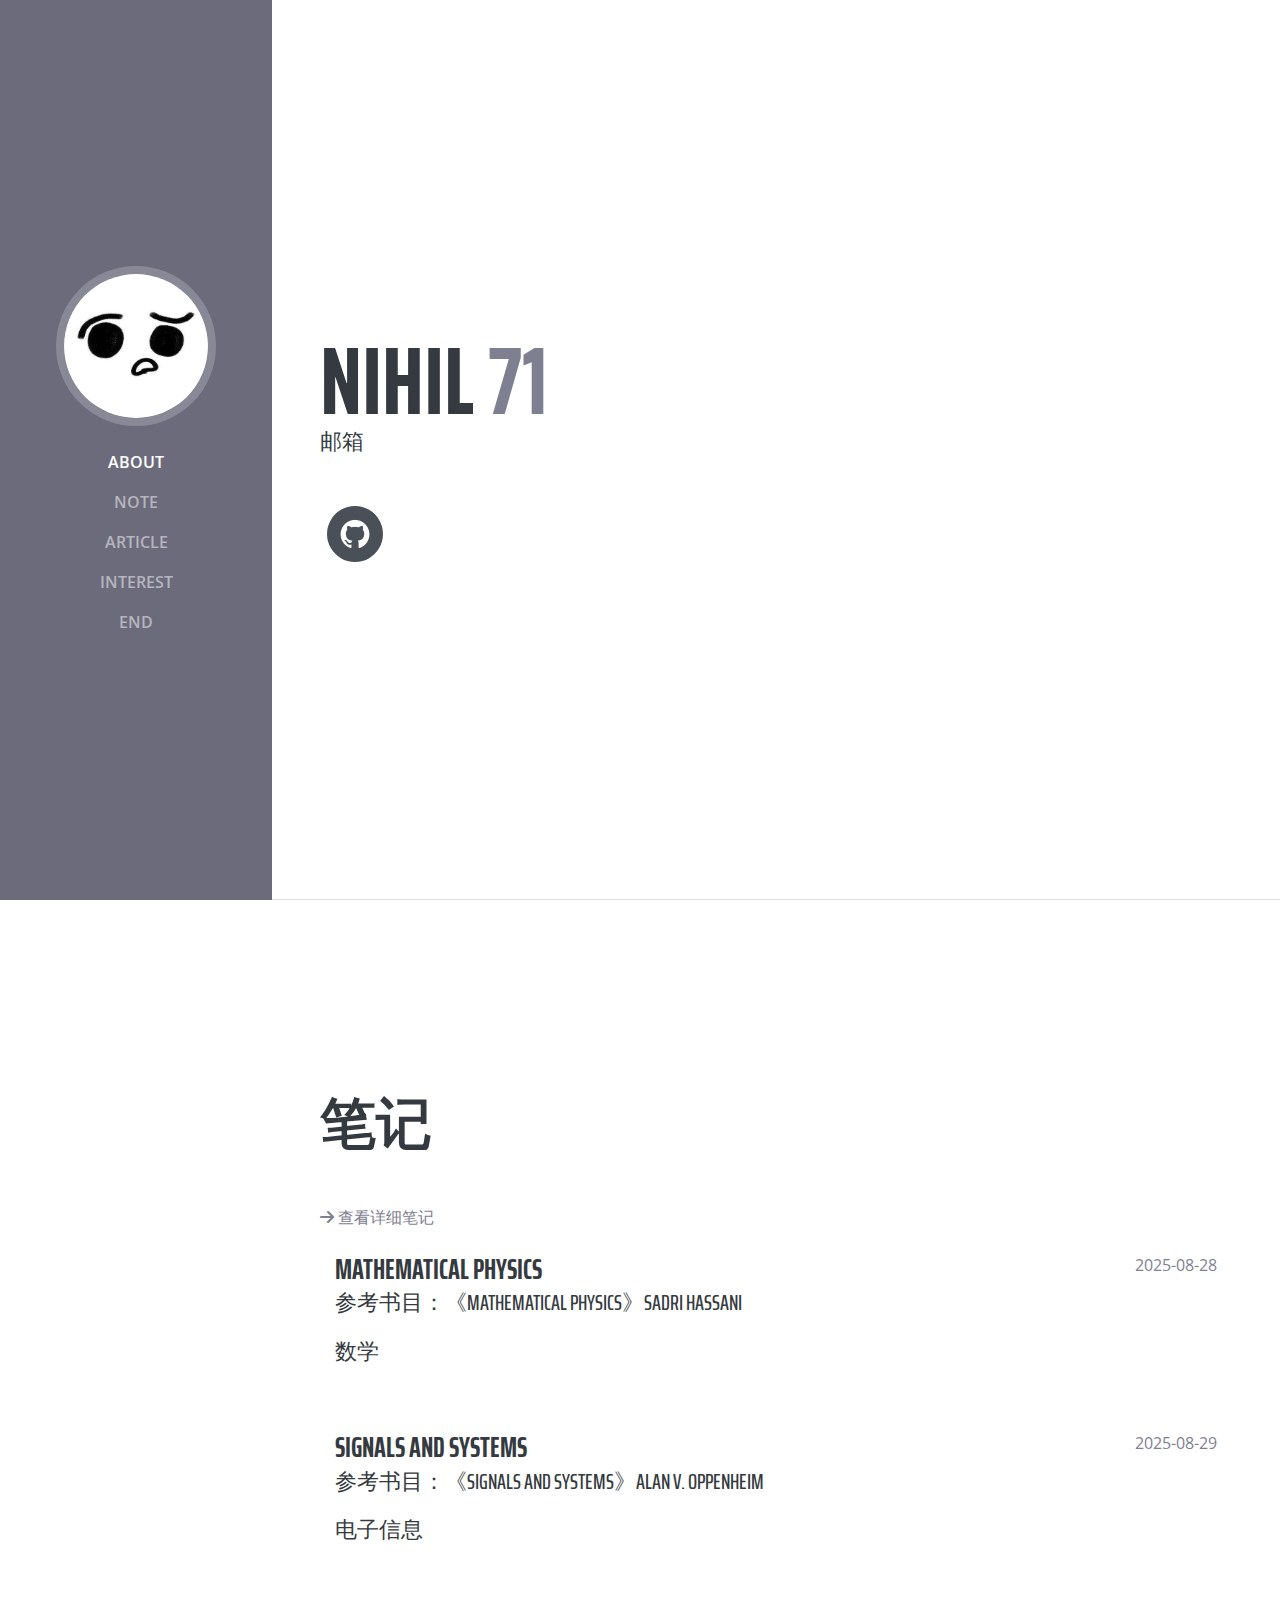
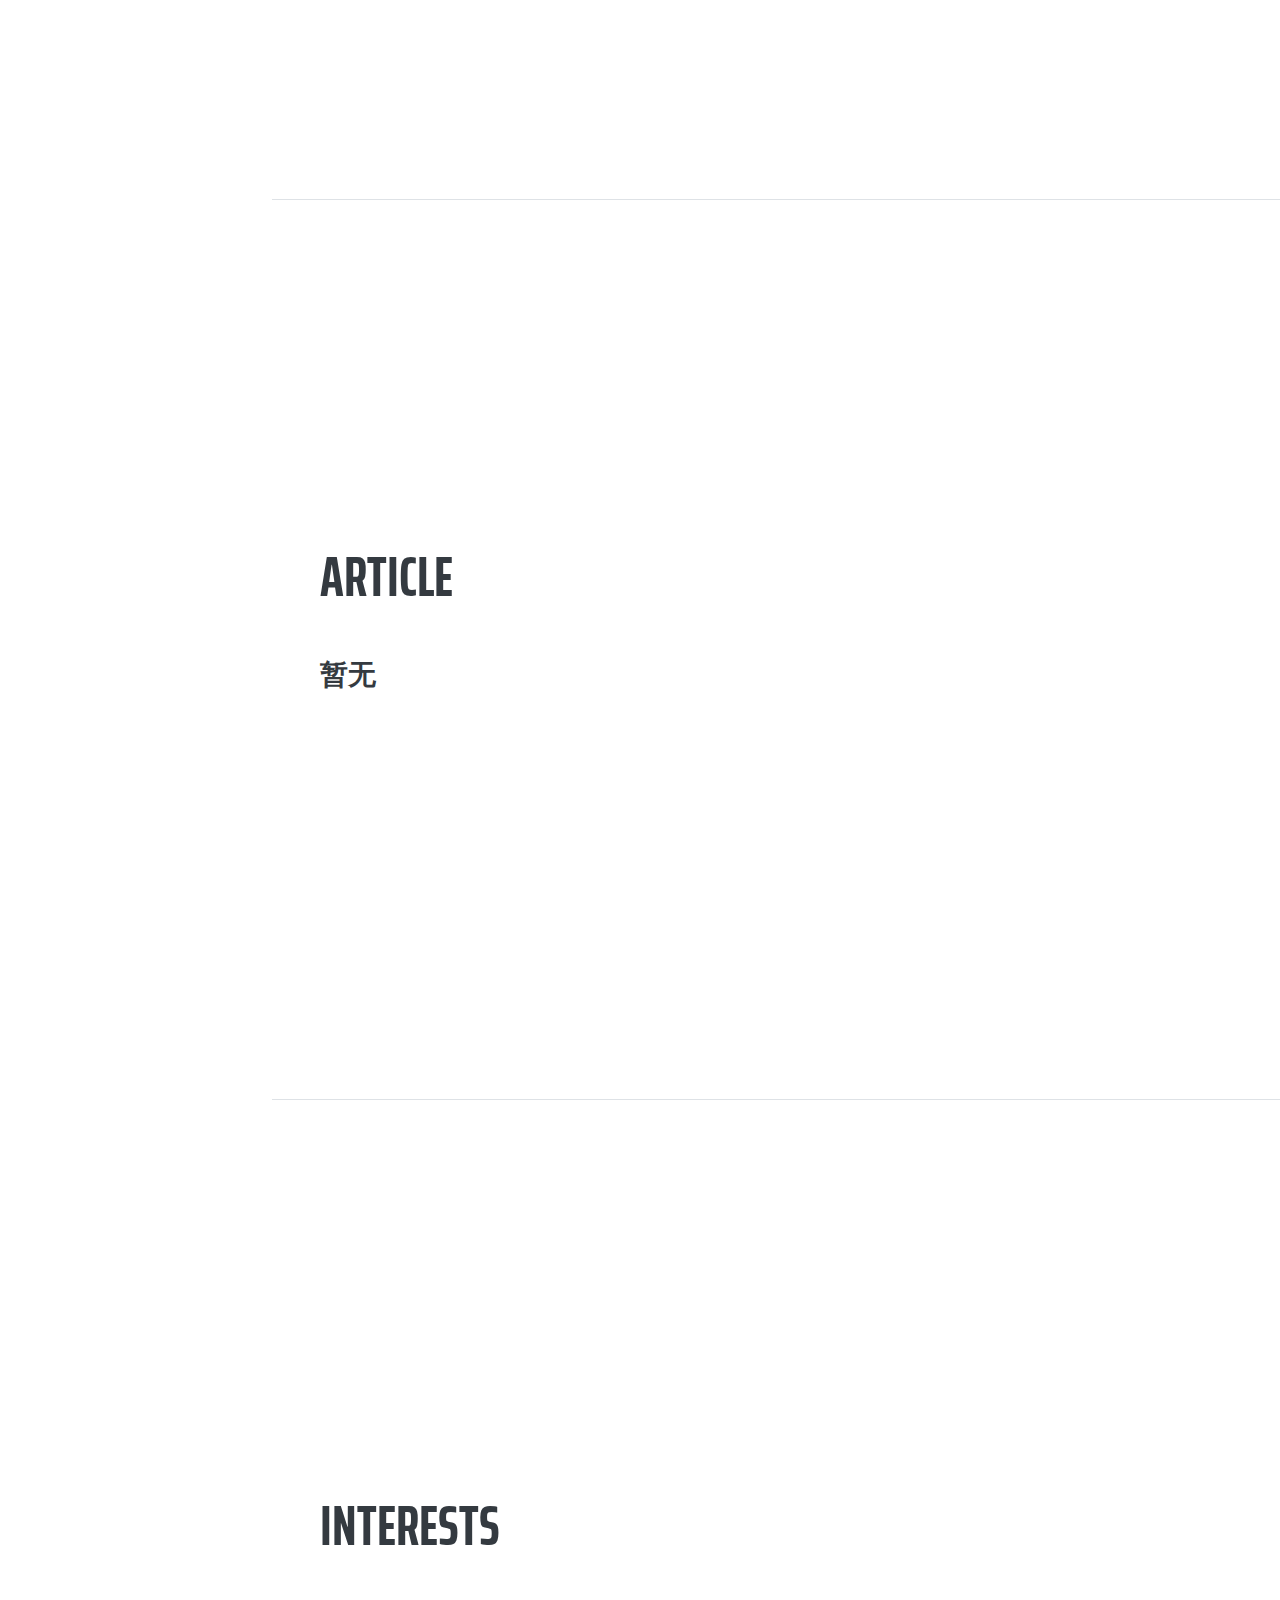
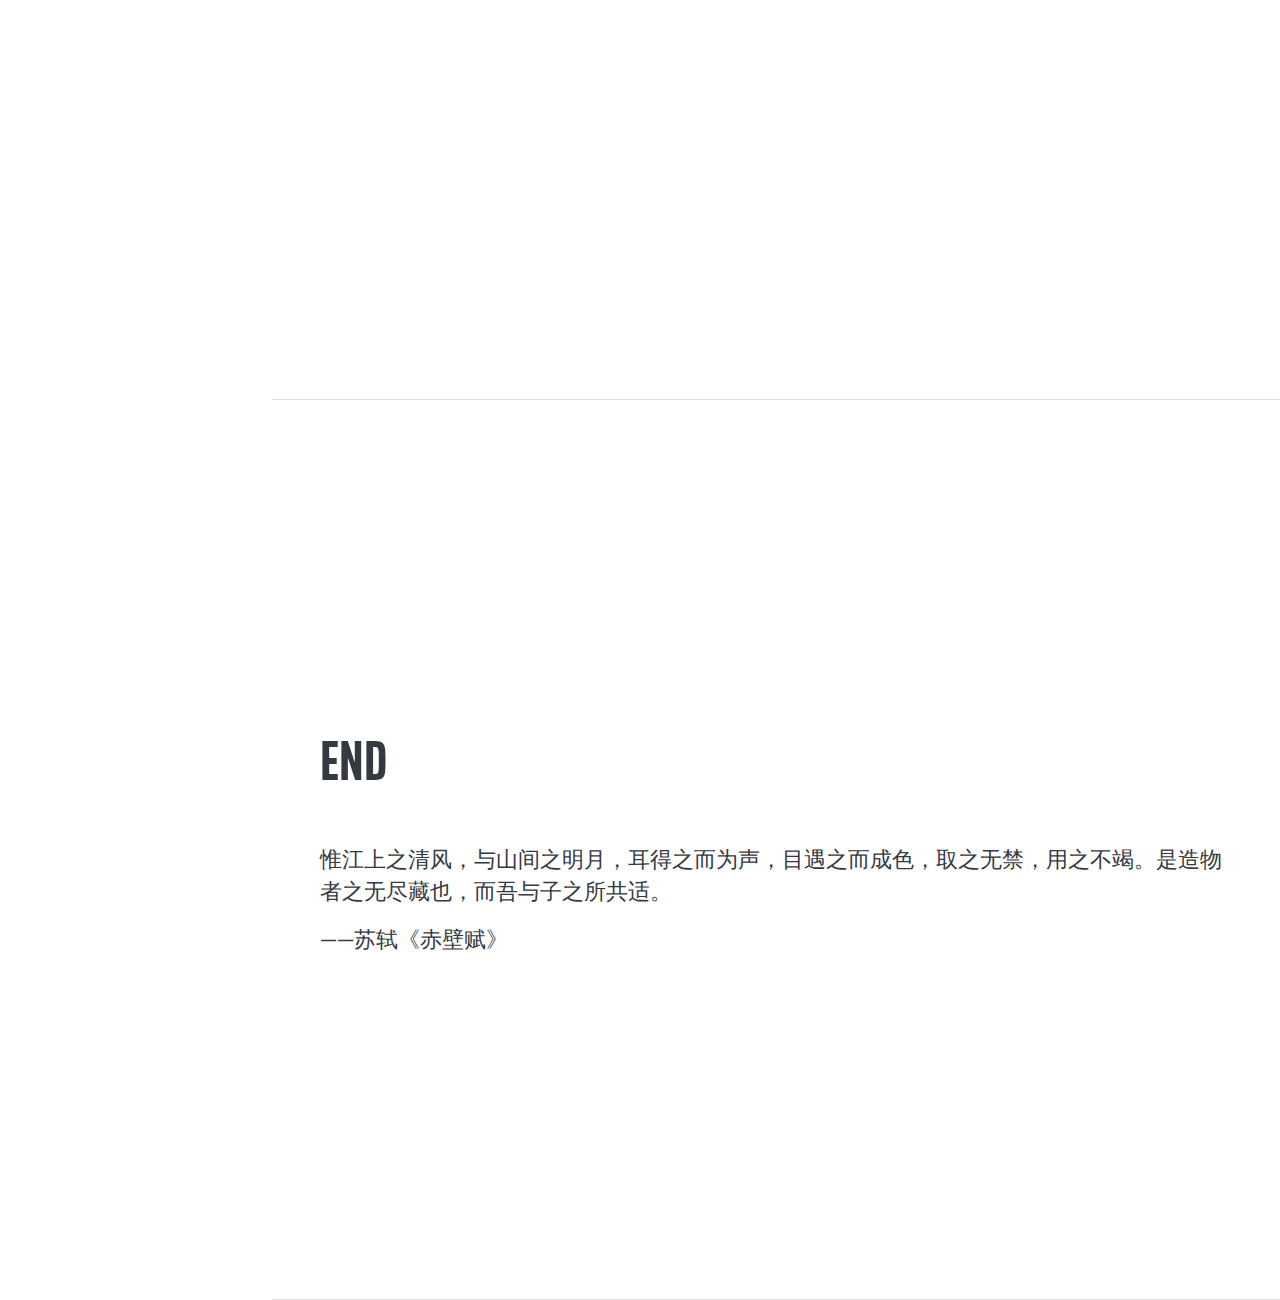
<file: index.html>
<!DOCTYPE html>
<html lang="en">
  <head>
    <meta charset="utf-8">
    <meta name="viewport" content="width=device-width, initial-scale=1, shrink-to-fit=no">
    <meta name="description" content="">
    <meta name="author" content="">

    <title>NIHIL</title>

    <!-- Bootstrap core CSS -->
    <link href="vendor/bootstrap/css/bootstrap.min.css" rel="stylesheet">

    <!-- Custom fonts for this template -->
    <link href="https://fonts.googleapis.com/css?family=Saira+Extra+Condensed:100,200,300,400,500,600,700,800,900" rel="stylesheet">
    <link href="https://fonts.googleapis.com/css?family=Open+Sans:300,300i,400,400i,600,600i,700,700i,800,800i" rel="stylesheet">
    <link href="vendor/font-awesome/css/font-awesome.min.css" rel="stylesheet">
    <link href="vendor/devicons/css/devicons.min.css" rel="stylesheet">
    <link href="vendor/simple-line-icons/css/simple-line-icons.css" rel="stylesheet">
    <link href="https://cdnjs.cloudflare.com/ajax/libs/font-awesome/6.0.0/css/all.min.css" rel="stylesheet">
    <!-- Custom styles for this template -->
    <link href="css/resume.css" rel="stylesheet">
  </head>

  <body id="page-top">
    <nav class="navbar navbar-expand-lg navbar-dark bg-primary fixed-top" id="sideNav">
      <a class="navbar-brand js-scroll-trigger" href="#page-top">
        <span class="d-block d-lg-none">Nihil</span>
        <span class="d-none d-lg-block">
          <img class="img-fluid img-profile rounded-circle mx-auto mb-2" src="img/avatar.jpg" alt="">
        </span>
      </a>
      <button class="navbar-toggler" type="button" data-toggle="collapse" data-target="#navbarSupportedContent" 
              aria-controls="navbarSupportedContent" aria-expanded="false" aria-label="Toggle navigation">
        <span class="navbar-toggler-icon"></span>
      </button>
      <div class="collapse navbar-collapse" id="navbarSupportedContent">
        <ul class="navbar-nav">
          <li class="nav-item">
            <a class="nav-link js-scroll-trigger" href="#about">About</a>
          </li>
          <li class="nav-item">
            <a class="nav-link js-scroll-trigger" href="#experience">Note</a>
          </li>
          <li class="nav-item">
            <a class="nav-link js-scroll-trigger" href="#education">Article</a>
          </li>
          <li class="nav-item">
            <a class="nav-link js-scroll-trigger" href="#interests">Interest</a>
          </li>
          <li class="nav-item">
            <a class="nav-link js-scroll-trigger" href="#awards">end</a>
          </li>
        </ul>
      </div>
    </nav>

    <div class="container-fluid p-0">
      <!-- About Section -->
      <section class="resume-section p-3 p-lg-5 d-flex d-column" id="about">
        <div class="my-auto">
          <h1 class="mb-0">Nihil
            <span class="text-primary">71</span>
          </h1>
          <div class="subheading mb-5">邮箱
            <a href="#"></a>
          </div>
          <p class="mb-5"></p>
          

          <ul class="list-inline list-social-icons mb-0">
            <li class="list-inline-item">
              <a href="https://github.com/Nihil71">
                <span class="fa-stack fa-lg">
                  <img src="img/github-mark.png" alt="Github" 
                       style="position: absolute; top: 50%; left: 50%; transform: translate(-50%, -50%); width: 30px; height: 30px; z-index: 10;">
                  <i class="fa fa-circle fa-stack-2x"></i>
                </span>
              </a>
            </li>
          </ul>
        </div>
      </section>

      <!-- Note Section -->
      <section class="resume-section p-3 p-lg-5 d-flex flex-column" id="experience">
        <div class="my-auto">
          <h2 class="mb-5">笔记</h2>
          
          <div class="back-link mb-4">
            <a href="note.html" class="text-primary">
              <i class="fas fa-arrow-right"></i> 查看详细笔记
            </a>
          </div>

          <!-- 笔记卡片将由JavaScript动态生成 -->
          <div class="container">
            <div class="notes-container" id="notesContainer"></div>
          </div>
          
          <script src="js/notes.js"></script>
          <script>
            // 渲染笔记卡片
            function renderNotes() {
              const container = document.getElementById('notesContainer');
              let html = '';
              
              notes.forEach(note => {
                html += `
                  <div class="resume-item d-flex flex-column flex-md-row mb-5">           
                    <div class="resume-content mr-auto">
                      <h3 class="mb-0">${note.title}</h3>
                      <div class="subheading mb-3">${note.subtitle}</div>
                      <div class="subheading mb-3">${note.category}</div>
                      <p>${note.content}</p>
                    </div>
                    <div class="resume-date text-md-right">
                      <span class="text-primary">${note.date}</span>
                    </div>
                  </div>
                `;
              });
              container.innerHTML = html;
            }
        
            // 页面加载完成后渲染笔记
            document.addEventListener('DOMContentLoaded', renderNotes);
          </script> 
        </div>
      </section>

      <!-- Article Section -->
      <section class="resume-section p-3 p-lg-5 d-flex flex-column" id="education">
        <div class="my-auto">
          <h2 class="mb-5">Article</h2>

          <div class="resume-item d-flex flex-column flex-md-row mb-5">
            <div class="resume-content mr-auto">
              <h3 class="mb-0">暂无</h3>
              <div class="subheading mb-3"> </div>
              <div> </div>
              <p> </p>
            </div>
            <div class="resume-date text-md-right">
              <span class="text-primary"> </span>
            </div>
          </div>
        </div>
      </section>

</section>
      <!-- Interest Section -->
      <section class="resume-section p-3 p-lg-5 d-flex flex-column" id="interests">
        <div class="my-auto">
          <h2 class="mb-5">Interests</h2>
          <div class="subheading mb-3"> </div>
        </div>
      </section>

     <!-- Awards Section -->
<section class="resume-section p-3 p-lg-5 d-flex flex-column" id="awards">
  <div class="my-auto">
    <h2 class="mb-5">end</h2>
    <div class="subheading mb-3">惟江上之清风，与山间之明月，耳得之而为声，目遇之而成色，取之无禁，用之不竭。是造物者之无尽藏也，而吾与子之所共适。 </div>
    <div class="subheading mb-3"> ——苏轼《赤壁赋》</div>
    
  </div>
</section>

    <!-- Bootstrap core JavaScript -->
    <script src="vendor/jquery/jquery.min.js"></script>
    <script src="vendor/bootstrap/js/bootstrap.bundle.min.js"></script>

    <!-- Plugin JavaScript -->
    <script src="vendor/jquery-easing/jquery.easing.min.js"></script>

    <!-- Custom scripts for this template -->
    <script src="js/resume.min.js"></script>
  </body>
</html>
</file>
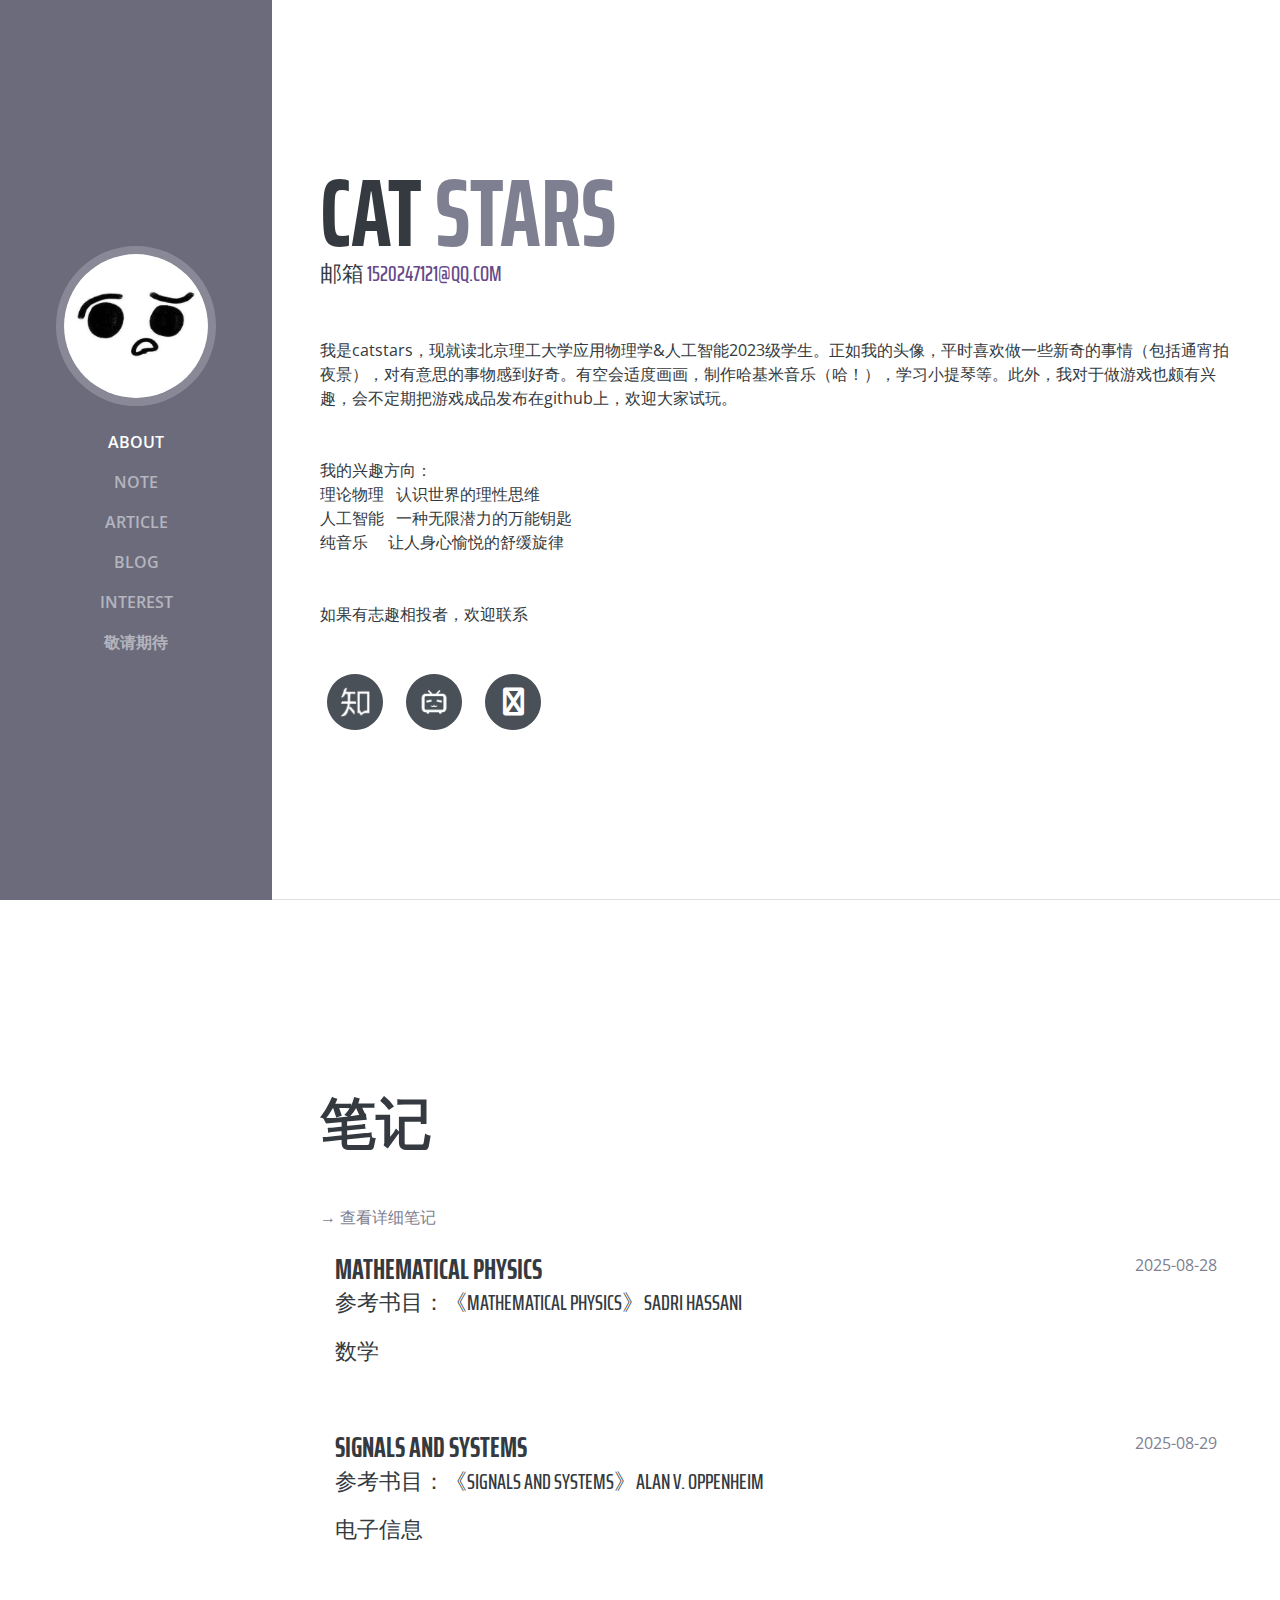
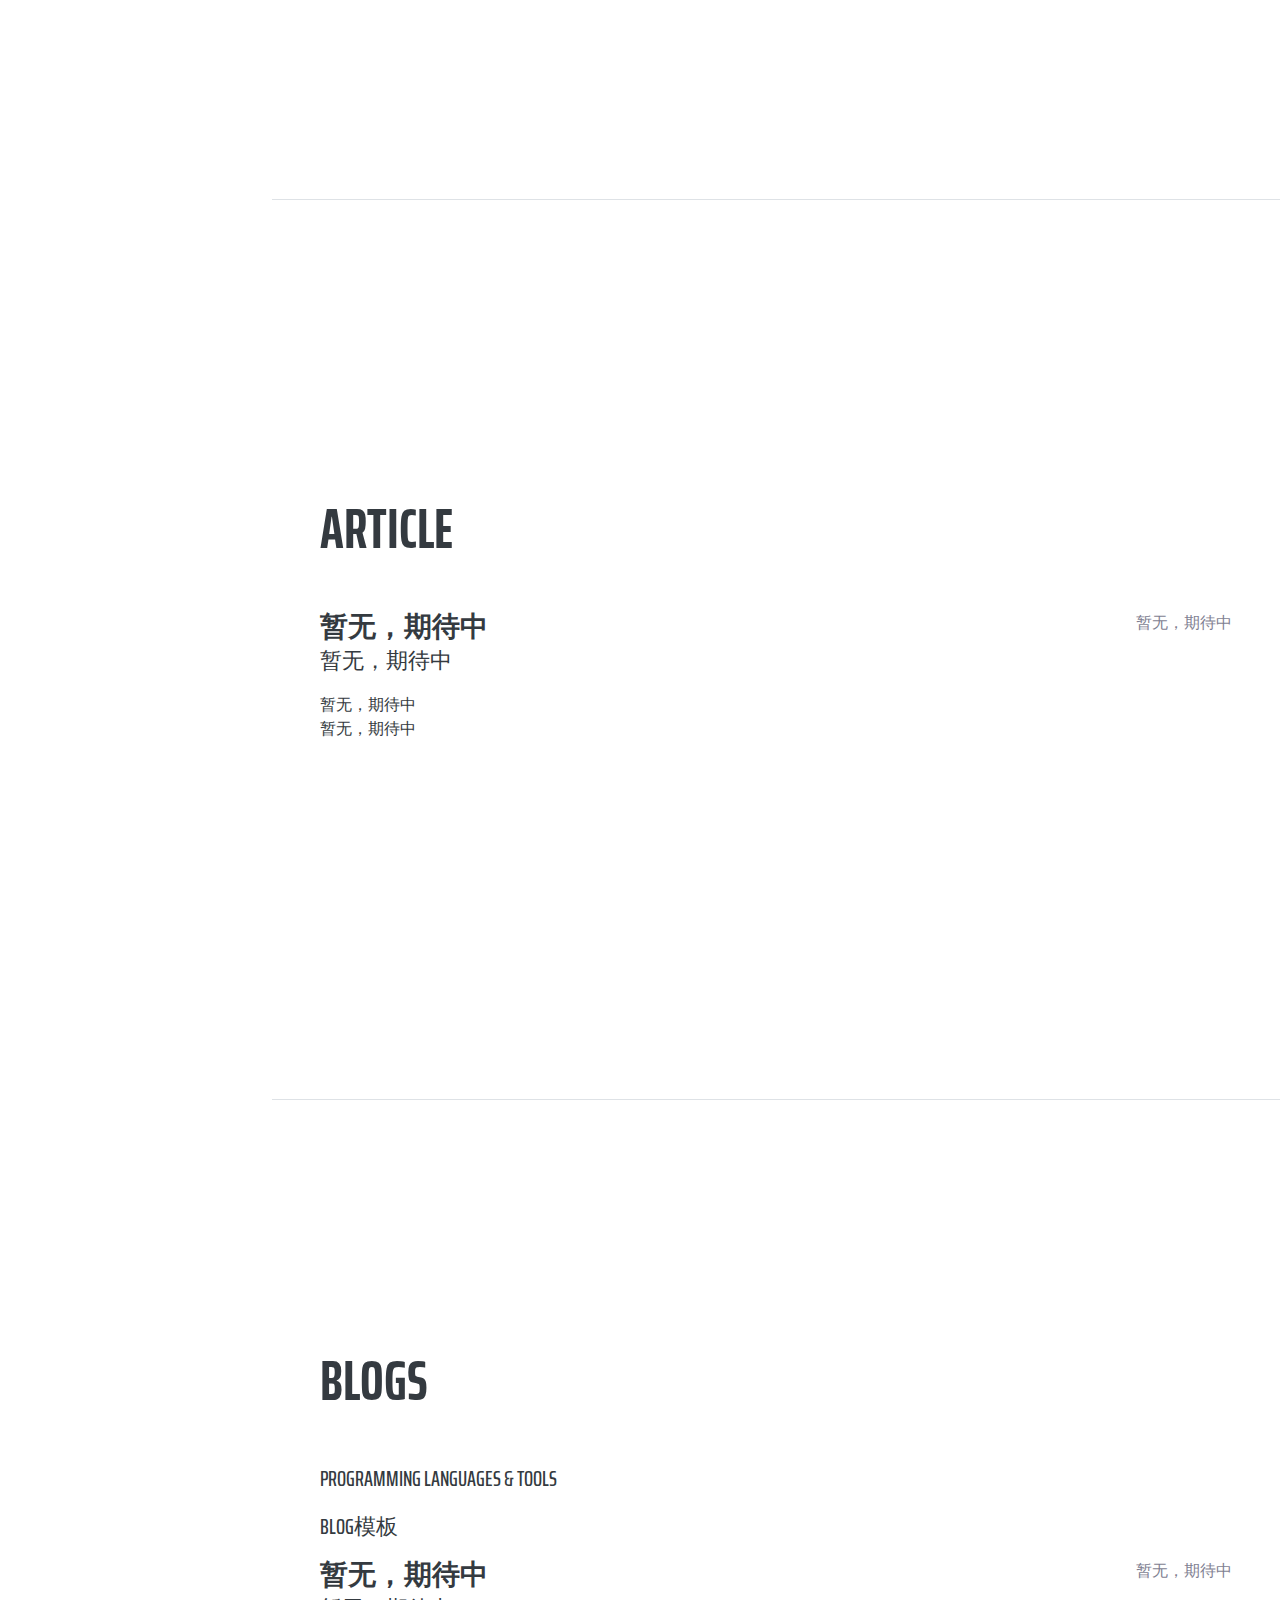
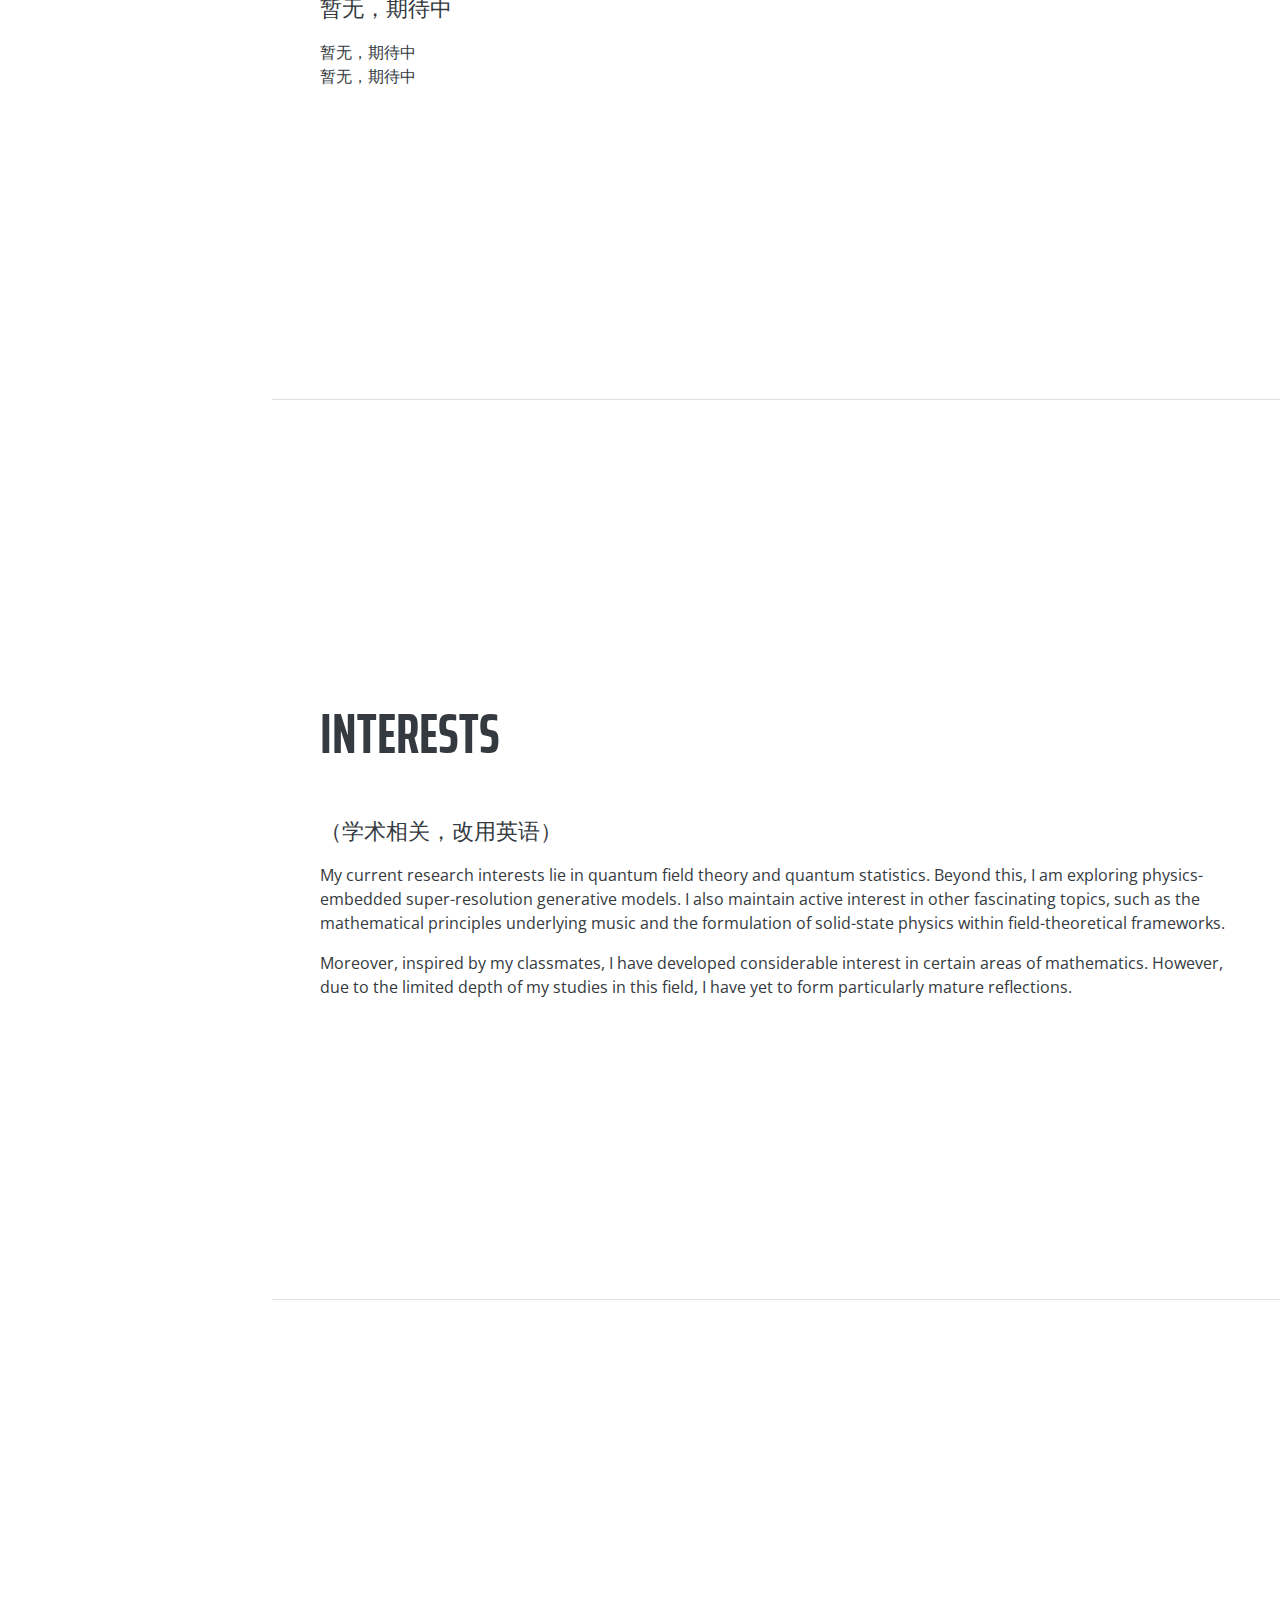
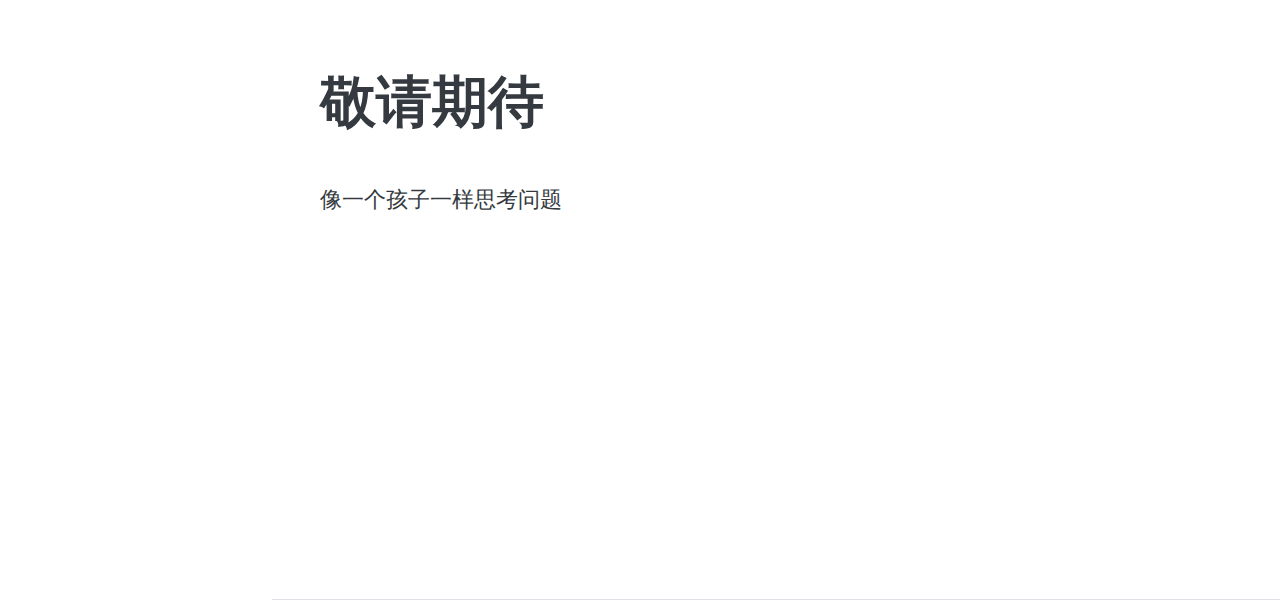
<file: indexold.html>
<!DOCTYPE html>
<html lang="en">
  <head>
    <meta charset="utf-8">
    <meta name="viewport" content="width=device-width, initial-scale=1, shrink-to-fit=no">
    <meta name="description" content="">
    <meta name="author" content="">
    <title>NIHIL</title>
    <!-- Bootstrap core CSS -->
    <link href="vendor/bootstrap/css/bootstrap.min.css" rel="stylesheet">
    <!-- Custom fonts for this template -->
    <link href="https://fonts.googleapis.com/css?family=Saira+Extra+Condensed:100,200,300,400,500,600,700,800,900" rel="stylesheet">
    <link href="https://fonts.googleapis.com/css?family=Open+Sans:300,300i,400,400i,600,600i,700,700i,800,800i" rel="stylesheet">
    <link href="vendor/font-awesome/css/font-awesome.min.css" rel="stylesheet">
    <link href="vendor/devicons/css/devicons.min.css" rel="stylesheet">
    <link href="vendor/simple-line-icons/css/simple-line-icons.css" rel="stylesheet">
    <link href="https://cdnjs.cloudflare.com/ajax/libs/font-awesome/6.0.0/css/all.min.css" rel="stylesheet">
    <!-- Custom styles for this template -->
    <link href="css/resume.css" rel="stylesheet">
  </head>
  <body id="page-top">
    <nav class="navbar navbar-expand-lg navbar-dark bg-primary fixed-top" id="sideNav">
      <a class="navbar-brand js-scroll-trigger" href="#page-top">
        <span class="d-block d-lg-none">Catstars</span>
        <span class="d-none d-lg-block">
          <img class="img-fluid img-profile rounded-circle mx-auto mb-2" src="img/avatar.jpg" alt="">
        </span>
      </a>
      <button class="navbar-toggler" type="button" data-toggle="collapse" data-target="#navbarSupportedContent" aria-controls="navbarSupportedContent" aria-expanded="false" aria-label="Toggle navigation">
        <span class="navbar-toggler-icon"></span>
      </button>
      <div class="collapse navbar-collapse" id="navbarSupportedContent">
        <ul class="navbar-nav">
          <li class="nav-item">
            <a class="nav-link js-scroll-trigger" href="#about">About</a>
          </li>
          <li class="nav-item">
            <a class="nav-link js-scroll-trigger" href="#experience">Note</a>
          </li>
          <li class="nav-item">
            <a class="nav-link js-scroll-trigger" href="#education">Article</a>
          </li>
          <li class="nav-item">
            <a class="nav-link js-scroll-trigger" href="#skills">Blog</a>
          </li>
          <li class="nav-item">
            <a class="nav-link js-scroll-trigger" href="#interests">Interest</a>
          </li>
          <li class="nav-item">
            <a class="nav-link js-scroll-trigger" href="#awards">敬请期待</a>
          </li>
        </ul>
      </div>
    </nav>
    <div class="container-fluid p-0">
      <section class="resume-section p-3 p-lg-5 d-flex d-column" id="about">
        <div class="my-auto">
          <h1 class="mb-0">Cat
            <span class="text-primary">stars</span>
          </h1>
          <div class="subheading mb-5">邮箱
            <a href="1520247121@qq.com">1520247121@qq.com</a>
          </div>
          <p class="mb-5">我是catstars，现就读北京理工大学应用物理学&人工智能2023级学生。正如我的头像，平时喜欢做一些新奇的事情（包括通宵拍夜景），对有意思的事物感到好奇。有空会适度画画，制作哈基米音乐（哈！），学习小提琴等。此外，我对于做游戏也颇有兴趣，会不定期把游戏成品发布在github上，欢迎大家试玩。</p>
          <p class="mb-5">我的兴趣方向：
            <br>理论物理&nbsp;&nbsp;    认识世界的理性思维
            <br>人工智能&nbsp;&nbsp;    一种无限潜力的万能钥匙
            <br>纯音乐&nbsp;&nbsp;&nbsp;&nbsp;      让人身心愉悦的舒缓旋律</p>
          <p class="mb-5">如果有志趣相投者，欢迎联系</p>
          <ul class="list-inline list-social-icons mb-0">
            <li class="list-inline-item">
              <a href="https://www.zhihu.com/people/hao-jia-huo-49-30-43">
                <span class="fa-stack fa-lg">
                  <i class="fa fa-circle fa-stack-2x"></i>
                  <img src="img/zhihu_white.png" alt="知乎" style="position: absolute; top: 50%; left: 50%; transform: translate(-50%, -50%); width: 30px; height: 30px; z-index: 10;">
                </span>
              </a>
            </li>
            <li class="list-inline-item">
              <a href="https://space.bilibili.com/694388781?spm_id_from=333.1007.0.0">
                <span class="fa-stack fa-lg">
                  <img src="img/bilibili_white.png" alt="B站" style="position: absolute; top: 50%; left: 50%; transform: translate(-50%, -50%); width: 30px; height: 30px; z-index: 10;">
                  <i class="fa fa-circle fa-stack-2x"></i>
                </span>
              </a>
            </li>
            <li class="list-inline-item">
              <a href="https://github.com/catstars03">
                <span class="fa-stack fa-lg">
                  <i class="fa fa-circle fa-stack-2x"></i>
                  <i class="fa fa-github fa-stack-1x fa-inverse"></i>
                </span>
              </a>
            </li>
          </ul>
        </div>
      </section>
      
      <!-- Note部分 -->  
      <section class="resume-section p-3 p-lg-5 d-flex flex-column" id="experience">
        <div class="my-auto">
          <h2 class="mb-5">笔记</h2>
          <div class="back-link mb-4">
            <a href="note.html" class="text-primary">
              → 查看详细笔记
            </a>
          </div>
          <!-- 笔记卡片将由JavaScript动态生成 -->
          <div class="container">
            <div class="notes-container" id="notesContainer">
            </div>
          </div>
          <script src="js/notes.js"></script>
          <script>
            // 渲染笔记卡片
            function renderNotes() {
              const container = document.getElementById('notesContainer');
              let html = '';
              
              notes.forEach(note => {
                html += `
                  <div class="resume-item d-flex flex-column flex-md-row mb-5">           
                    <div class="resume-content mr-auto">
                      <h3 class="mb-0">${note.title}</h3>
                      <div class="subheading mb-3">${note.subtitle}</div>
                      <div class="subheading mb-3">${note.category}</div>
                      <p>${note.content}</p>
                    </div>
                    <div class="resume-date text-md-right">
                      <span class="text-primary">${note.date}</span>
                    </div>
                  </div>
                `;
              });
              container.innerHTML = html;
            }

            // 页面加载完成后渲染笔记
            document.addEventListener('DOMContentLoaded', renderNotes);
          </script> 
          <!-- article部分 -->            
        </div>
      </section>
      
      <!-- Article部分 -->  
      <section class="resume-section p-3 p-lg-5 d-flex flex-column" id="education">
        <div class="my-auto">
          <h2 class="mb-5">Article</h2>
          <div class="resume-item d-flex flex-column flex-md-row mb-5">
            <div class="resume-content mr-auto">
              <h3 class="mb-0">暂无，期待中</h3>
              <div class="subheading mb-3">暂无，期待中</div>
              <div>暂无，期待中</div>
              <p>暂无，期待中</p>
            </div>
            <div class="resume-date text-md-right">
              <span class="text-primary">暂无，期待中</span>
            </div>
          </div>
        </div>
      </section>
      
      <!-- Blog部分 --> 
      <section class="resume-section p-3 p-lg-5 d-flex flex-column" id="skills">
        <div class="my-auto">
          <h2 class="mb-5">Blogs</h2>
          <div class="subheading mb-3">Programming Languages &amp; Tools</div>
          <div class="subheading mb-3">blog模板</div>
          <div class="resume-item d-flex flex-column flex-md-row mb-5">
            <div class="resume-content mr-auto">
              <h3 class="mb-0">暂无，期待中</h3>
              <div class="subheading mb-3">暂无，期待中</div>
              <div>暂无，期待中</div>
              <p>暂无，期待中</p>
            </div>
            <div class="resume-date text-md-right">
              <span class="text-primary">暂无，期待中</span>
            </div>
          </div>
        </div>
      </section>
      
      <!-- Others部分 --> 
      <section class="resume-section p-3 p-lg-5 d-flex flex-column" id="interests">
        <div class="my-auto">
          <h2 class="mb-5">Interests</h2>
          <div class="subheading mb-3">（学术相关，改用英语）</div>
          <p>My current research interests lie in quantum field theory and quantum statistics. Beyond this, I am exploring physics-embedded super-resolution generative models. I also maintain active interest in other fascinating topics, such as the mathematical principles underlying music and the formulation of solid-state physics within field-theoretical frameworks.</p>
          <p class="mb-0">Moreover, inspired by my classmates, I have developed considerable interest in certain areas of mathematics. However, due to the limited depth of my studies in this field, I have yet to form particularly mature reflections.</p>
        </div>
      </section>
      
      <!-- 敬请期待部分 --> 
      <section class="resume-section p-3 p-lg-5 d-flex flex-column" id="awards">
        <div class="my-auto">
          <h2 class="mb-5">敬请期待</h2>
          <div class="subheading mb-3">像一个孩子一样思考问题</div>
        </div>
      </section>
    </div>
    
    <!-- Bootstrap core JavaScript -->
    <script src="vendor/jquery/jquery.min.js"></script>
    <script src="vendor/bootstrap/js/bootstrap.bundle.min.js"></script>
    
    <!-- Plugin JavaScript -->
    <script src="vendor/jquery-easing/jquery.easing.min.js"></script>
    
    <!-- Custom scripts for this template -->
    <script src="js/resume.min.js"></script>
  </body>
</html>
</file>
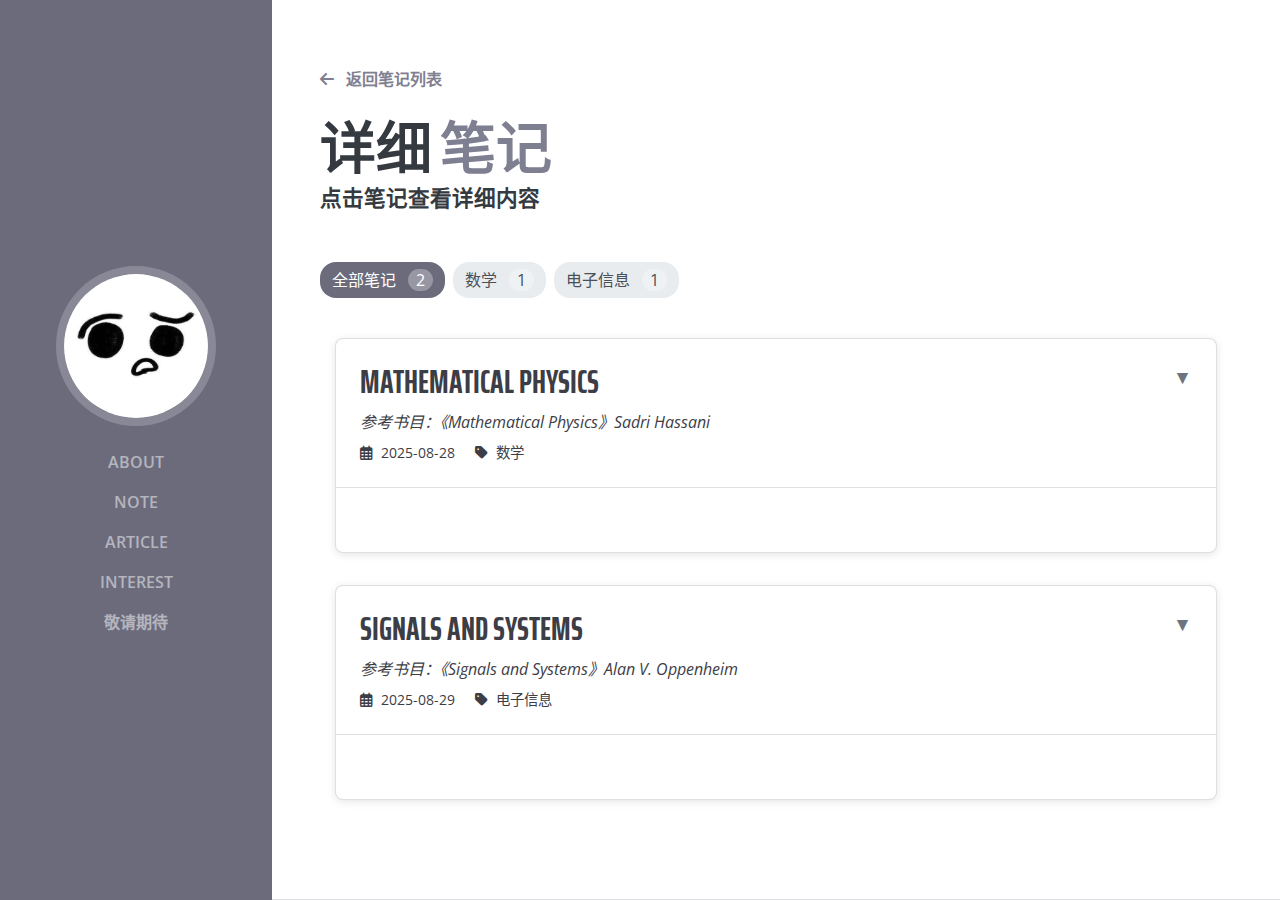
<file: note.html>
<!DOCTYPE html>
<html lang="zh-CN">
<head>
    <meta charset="utf-8">
    <meta name="viewport" content="width=device-width, initial-scale=1, shrink-to-fit=no">
    <meta name="description" content="Nihil 笔记详情">
    <meta name="author" content="Nihil">
    <title>笔记详情 - NIHIL</title>

    <!-- Bootstrap core CSS -->
    <link href="vendor/bootstrap/css/bootstrap.min.css" rel="stylesheet">

    <!-- Custom fonts -->
    <link href="https://fonts.googleapis.com/css?family=Saira+Extra+Condensed:100,200,300,400,500,600,700,800,900" rel="stylesheet">
    <link href="https://fonts.googleapis.com/css?family=Open+Sans:300,300i,400,400i,600,600i,700,700i,800,800i" rel="stylesheet">
    <link href="vendor/font-awesome/css/font-awesome.min.css" rel="stylesheet">
    <link href="vendor/devicons/css/devicons.min.css" rel="stylesheet">
    <link href="vendor/simple-line-icons/css/simple-line-icons.css" rel="stylesheet">
    <link href="https://cdnjs.cloudflare.com/ajax/libs/font-awesome/6.0.0/css/all.min.css" rel="stylesheet">

    <!-- Custom styles -->
    <link href="css/resume.css" rel="stylesheet">
    
    <!-- 内联样式 -->
    <style>
        /* css/note-detail.css */
        .note-card {
            background: #fff;
            border-radius: 0.5rem;
            box-shadow: 0 0.125rem 0.5rem rgba(0, 0, 0, 0.1);
            margin-bottom: 2rem;
            border: 1px solid rgba(0, 0, 0, 0.125);
        }

        .note-header {
            padding: 1.5rem;
            border-bottom: 1px solid rgba(0, 0, 0, 0.125);
            cursor: pointer;
            position: relative;
        }

        .note-title {
            font-family: 'Saira Extra Condensed', serif;
            font-weight: 700;
            text-transform: uppercase;
            color: #3d3d46;
            font-size: 2rem;
            margin-bottom: 0.5rem;
        }

        .note-subtitle {
            font-size: 1rem;
            color: #3d3d46;
            margin-bottom: 0.5rem;
            font-style: italic;
        }

        .note-meta {
            font-size: 0.9rem;
            color: #3d3d46;
        }

        .toggle-icon {
            position: absolute;
            top: 1.5rem;
            right: 1.5rem;
            font-size: 1.2rem;
            color: #6c757d;
        }

        .note-content {
            padding: 1.5rem;
            color: #495057;
            line-height: 1.6;
        }

        .note-outline {
            display: none;
            padding: 0 1.5rem 1.5rem 1.5rem;
        }

        .outline-item {
            padding: 1rem 0;
            border-bottom: 1px dashed #e9ecef;
        }

        .outline-item:last-child {
            border-bottom: none;
        }

        .outline-link {
            color: #3d3d46;
            text-decoration: none;
            font-weight: 600;
            display: block;
            margin-bottom: 0.25rem;
        }

        .outline-link:hover {
            text-decoration: underline;
            color: #1045b8;
        }

        .outline-comment {
            font-size: 0.9rem;
            color: #3d3d46;
            font-style: italic;
        }

        .download-btn {
            display: inline-block;
            padding: 0.375rem 0.75rem;
            font-size: 0.875rem;
            border-radius: 0.25rem;
            background-color: #6B6B7C;
            color: white;
            text-decoration: none;
            border: none;
            cursor: pointer;
        }

        .download-btn:hover {
            background-color: #1045b8;
            color: white;
        }

        .back-link {
            display: inline-block;
            margin-bottom: 1.5rem;
            color: #6B6B7C;
            text-decoration: none;
            font-weight: 600;
        }

        .back-link:hover {
            text-decoration: underline;
        }

        .back-link i {
            margin-right: 0.5rem;
        }

        .filter-tags {
            margin-bottom: 2rem;
        }

        .tag {
            display: inline-block;
            padding: 0.375rem 0.75rem;
            margin-right: 0.5rem;
            margin-bottom: 0.5rem;
            background-color: #e9ecef;
            color: #495057;
            border-radius: 1rem;
            cursor: pointer;
        }

        .tag:hover {
            background-color: #6B6B7C;
            color: white;
        }

        .tag.active {
            background-color: #6B6B7C;
            color: white;
        }

        .tag-count {
            background-color: rgba(255, 255, 255, 0.3);
            padding: 0 0.5rem;
            border-radius: 1rem;
            margin-left: 0.5rem;
        }

        @media (max-width: 768px) {
            .note-title {
                font-size: 1.5rem;
            }
            
            .note-header {
                padding: 1rem;
            }
            
            .note-content, .note-outline {
                padding: 1rem;
            }
        }
        
        /* 隐藏下载按钮的样式 */
        .download-btn, .btn-download, [onclick*="download"] {
            display: none !important;
        }
        
        /* 章节标题加粗 */
        h1, h2, h3, h4, h5, h6 {
            font-weight: bold !important;
        }
        
        .mb-0, .mb-5, .subheading {
            font-weight: bold !important;
        }
    </style>
</head>

<body id="page-top">
    <!-- Navigation -->
    <nav class="navbar navbar-expand-lg navbar-dark bg-primary fixed-top" id="sideNav">
        <a class="navbar-brand js-scroll-trigger" href="index.html">
            <span class="d-block d-lg-none">Catstars</span>
            <span class="d-none d-lg-block">
                <img class="img-fluid img-profile rounded-circle mx-auto mb-2" src="img/avatar.jpg" alt="">
            </span>
        </a>
        <button class="navbar-toggler" type="button" data-toggle="collapse" data-target="#navbarSupportedContent" 
                aria-controls="navbarSupportedContent" aria-expanded="false" aria-label="Toggle navigation">
            <span class="navbar-toggler-icon"></span>
        </button>
        <div class="collapse navbar-collapse" id="navbarSupportedContent">
            <ul class="navbar-nav">
                <li class="nav-item">
                    <a class="nav-link js-scroll-trigger" href="index.html#about">About</a>
                </li>
                <li class="nav-item">
                    <a class="nav-link js-scroll-trigger" href="index.html#experience">Note</a>
                </li>
                <li class="nav-item">
                    <a class="nav-link js-scroll-trigger" href="index.html#education">Article</a>
                </li>
                <li class="nav-item">
                    <a class="nav-link js-scroll-trigger" href="index.html#interests">Interest</a>
                </li>
                <li class="nav-item">
                    <a class="nav-link js-scroll-trigger" href="index.html#awards">敬请期待</a>
                </li>
            </ul>
        </div>
    </nav>

    <!-- Notes Detail Section -->
    <div class="container-fluid p-0">
        <section class="resume-section p-3 p-lg-5 d-flex flex-column" id="notes-detail">
            <div class="my-auto">
                <div class="back-link mb-4">
                    <a href="index.html#experience" class="text-primary">
                        <i class="fas fa-arrow-left"></i> 返回笔记列表
                    </a>
                </div>
                
                <h2 class="mb-0">详细
                    <span class="text-primary">笔记</span>
                </h2>
                <div class="subheading mb-5">点击笔记查看详细内容</div>
                
                <!-- 标签筛选 -->
                <div class="filter-tags" id="filterTags">
                    <span class="tag active" data-category="all">全部笔记</span>
                    <!-- 标签将由JavaScript动态生成 -->
                </div>
                
                <div class="container-fluid">
                    <div class="notes-container" id="notesContainer">
                        <!-- 示例卡片，用于测试显示效果 -->
                        <div class="note-card">
                            <div class="note-header">
                                <h3 class="note-title">示例笔记标题</h3>
                                <div class="note-subtitle">示例笔记副标题</div>
                                <div class="note-meta">2023-01-01</div>
                                <div class="toggle-icon">▼</div>
                            </div>
                            <div class="note-content">
                                <p>这是示例笔记的内容部分。在GitHub Pages上应该能看到带有圆角和阴影的卡片效果。</p>
                            </div>
                        </div>
                        
                        <div class="note-card">
                            <div class="note-header">
                                <h3 class="note-title">第二个示例笔记</h3>
                                <div class="note-subtitle">另一个副标题</div>
                                <div class="note-meta">2023-01-02</div>
                                <div class="toggle-icon">▼</div>
                            </div>
                            <div class="note-content">
                                <p>这是第二个示例笔记的内容部分，用于验证卡片样式是否正常显示。</p>
                            </div>
                        </div>
                    </div>
                </div>
            </div>
        </section>
    </div>

    <!-- Bootstrap core JavaScript -->
    <script src="vendor/jquery/jquery.min.js"></script>
    <script src="vendor/bootstrap/js/bootstrap.bundle.min.js"></script>
    <script src="vendor/jquery-easing/jquery.easing.min.js"></script>
    <script src="js/resume.min.js"></script>
    <script src="js/notes.js"></script>
    <script src="js/notetag.js"></script>
</body>
</html>
</file>
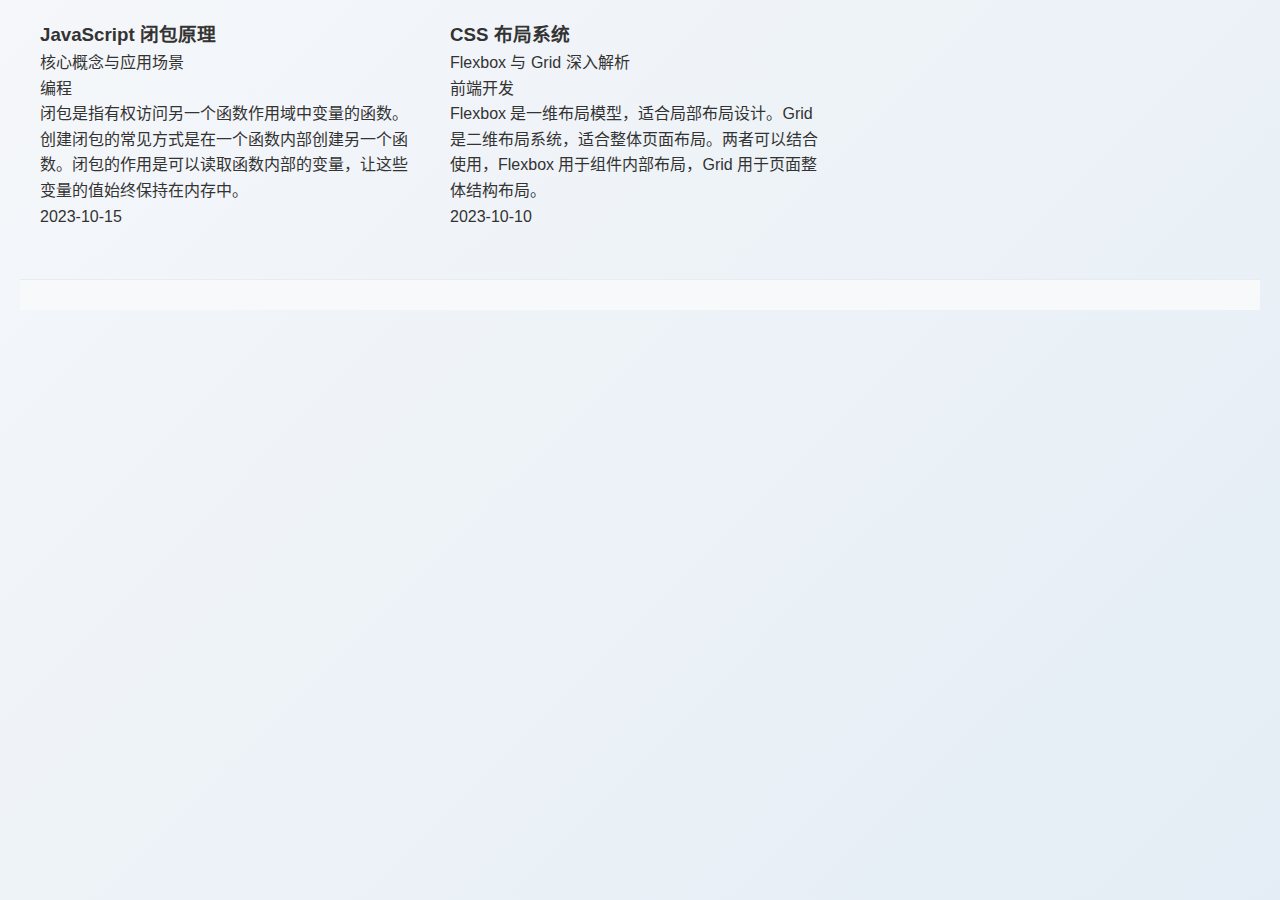
<file: note/try.html>
<!DOCTYPE html>
<html lang="zh-CN">
<head>
    <meta charset="UTF-8">
    <meta name="viewport" content="width=device-width, initial-scale=1.0">
    <title>笔记卡片展示</title>
    <style>
        * {
            margin: 0;
            padding: 0;
            box-sizing: border-box;
            font-family: 'Segoe UI', 'Microsoft YaHei', sans-serif;
        }
        
        body {
            background: linear-gradient(135deg, #f5f7fa 0%, #e4edf5 100%);
            color: #333;
            line-height: 1.6;
            min-height: 100vh;
            padding: 20px;
        }
        
        .container {
            max-width: 1200px;
            margin: 0 auto;
        }
        
        header {
            text-align: center;
            margin-bottom: 40px;
            padding: 20px 0;
        }
        
        h1 {
            font-size: 2.8rem;
            font-weight: 700;
            color: #2c3e50;
            margin-bottom: 10px;
            background: linear-gradient(135deg, #2c3e50 0%, #3498db 100%);
            -webkit-background-clip: text;
            -webkit-text-fill-color: transparent;
        }
        
        .subtitle {
            font-size: 1.2rem;
            color: #6c757d;
            max-width: 600px;
            margin: 0 auto;
        }
        
        .notes-container {
            display: grid;
            grid-template-columns: repeat(auto-fill, minmax(350px, 1fr));
            gap: 30px;
            margin-bottom: 50px;
        }
        
        .note-card {
            background: white;
            border-radius: 15px;
            overflow: hidden;
            box-shadow: 0 10px 30px rgba(0, 0, 0, 0.08);
            transition: all 0.3s ease;
            border-left: 5px solid #3498db;
        }
        
        .note-card:hover {
            transform: translateY(-10px);
            box-shadow: 0 15px 40px rgba(0, 0, 0, 0.15);
        }
        
        .note-header {
            background: #f8f9fa;
            padding: 20px;
            border-bottom: 1px solid #e9ecef;
        }
        
        .note-title {
            font-size: 1.6rem;
            font-weight: 700;
            color: #2c3e50;
            margin-bottom: 8px;
        }
        
        .note-subtitle {
            font-size: 1.1rem;
            color: #3498db;
            font-weight: 600;
        }
        
        .note-content {
            padding: 20px;
            font-size: 1.05rem;
            line-height: 1.8;
            color: #495057;
        }
        
        .note-footer {
            padding: 15px 20px;
            background: #f8f9fa;
            display: flex;
            justify-content: space-between;
            border-top: 1px solid #e9ecef;
            font-size: 0.95rem;
            color: #6c757d;
        }
        
        .note-category {
            background: rgba(52, 152, 219, 0.1);
            color: #3498db;
            padding: 3px 10px;
            border-radius: 20px;
            font-weight: 600;
        }
        
        .info-section {
            background: white;
            border-radius: 15px;
            padding: 30px;
            box-shadow: 0 5px 20px rgba(0, 0, 0, 0.08);
            margin-top: 30px;
            text-align: center;
        }
        
        .info-title {
            font-size: 1.8rem;
            color: #2c3e50;
            margin-bottom: 20px;
        }
        
        .info-content {
            font-size: 1.1rem;
            color: #6c757d;
            max-width: 800px;
            margin: 0 auto;
            line-height: 1.8;
        }
        
        .highlight {
            background: linear-gradient(120deg, rgba(86, 204, 242, 0.3) 0%, rgba(47, 128, 237, 0.3) 100%);
            padding: 2px 6px;
            border-radius: 4px;
            font-weight: 600;
        }
        
        footer {
            text-align: center;
            padding: 30px 0;
            color: #6c757d;
            font-size: 0.95rem;
            margin-top: 40px;
            border-top: 1px solid #e9ecef;
        }
        
        @media (max-width: 768px) {
            .notes-container {
                grid-template-columns: 1fr;
            }
            
            h1 {
                font-size: 2.2rem;
            }
        }
    </style>
</head>
<body>
    <div class="container">
        <div class="notes-container" id="notesContainer">
            <!-- 笔记卡片将由JavaScript动态生成 -->
        </div>
    </div>
    <script>
        // 笔记数据
        
       
        // 渲染笔记卡片
        function renderNotes() {
            const container = document.getElementById('notesContainer');
            let html = '';
            
            notes.forEach(note => {
                html += `


        <div class="resume-item d-flex flex-column flex-md-row mb-5">
            
            <div class="resume-content mr-auto">
              <h3 class="mb-0">${note.title}</h3>
              <div class="subheading mb-3">${note.subtitle}</div>
              <div class="subheading mb-3">${note.category}</div>
              <p>${note.content}</p>
            </div>
            <div class="resume-date text-md-right">
              <span class="text-primary">${note.date}</span>
            </div>
          </div>
                `;
            });
            
            container.innerHTML = html;
        }
        
        // 页面加载完成后渲染笔记
        const notes = [
            {
                id: 1,
                title: "JavaScript 闭包原理",
                subtitle: "核心概念与应用场景",
                content: "闭包是指有权访问另一个函数作用域中变量的函数。创建闭包的常见方式是在一个函数内部创建另一个函数。闭包的作用是可以读取函数内部的变量，让这些变量的值始终保持在内存中。",
                category: "编程",
                date: "2023-10-15",
                site: "王教授"
            },
            {
                id: 2,
                title: "CSS 布局系统",
                subtitle: "Flexbox 与 Grid 深入解析",
                content: "Flexbox 是一维布局模型，适合局部布局设计。Grid 是二维布局系统，适合整体页面布局。两者可以结合使用，Flexbox 用于组件内部布局，Grid 用于页面整体结构布局。",
                category: "前端开发",
                date: "2023-10-10",
                site: "李设计师"
            }
        ];
        document.addEventListener('DOMContentLoaded', renderNotes);
    </script>
     <div class="note-footer"></div>
</body>
</html>
</file>
<file: vendor/simple-line-icons/css/simple-line-icons.css>
@font-face {
  font-family: 'simple-line-icons';
  src: url('../fonts/Simple-Line-Icons.eot?v=2.4.0');
  src: url('../fonts/Simple-Line-Icons.eot?v=2.4.0#iefix') format('embedded-opentype'), url('../fonts/Simple-Line-Icons.woff2?v=2.4.0') format('woff2'), url('../fonts/Simple-Line-Icons.ttf?v=2.4.0') format('truetype'), url('../fonts/Simple-Line-Icons.woff?v=2.4.0') format('woff'), url('../fonts/Simple-Line-Icons.svg?v=2.4.0#simple-line-icons') format('svg');
  font-weight: normal;
  font-style: normal;
}
/*
 Use the following CSS code if you want to have a class per icon.
 Instead of a list of all class selectors, you can use the generic [class*="icon-"] selector, but it's slower:
*/
.icon-user,
.icon-people,
.icon-user-female,
.icon-user-follow,
.icon-user-following,
.icon-user-unfollow,
.icon-login,
.icon-logout,
.icon-emotsmile,
.icon-phone,
.icon-call-end,
.icon-call-in,
.icon-call-out,
.icon-map,
.icon-location-pin,
.icon-direction,
.icon-directions,
.icon-compass,
.icon-layers,
.icon-menu,
.icon-list,
.icon-options-vertical,
.icon-options,
.icon-arrow-down,
.icon-arrow-left,
.icon-arrow-right,
.icon-arrow-up,
.icon-arrow-up-circle,
.icon-arrow-left-circle,
.icon-arrow-right-circle,
.icon-arrow-down-circle,
.icon-check,
.icon-clock,
.icon-plus,
.icon-minus,
.icon-close,
.icon-event,
.icon-exclamation,
.icon-organization,
.icon-trophy,
.icon-screen-smartphone,
.icon-screen-desktop,
.icon-plane,
.icon-notebook,
.icon-mustache,
.icon-mouse,
.icon-magnet,
.icon-energy,
.icon-disc,
.icon-cursor,
.icon-cursor-move,
.icon-crop,
.icon-chemistry,
.icon-speedometer,
.icon-shield,
.icon-screen-tablet,
.icon-magic-wand,
.icon-hourglass,
.icon-graduation,
.icon-ghost,
.icon-game-controller,
.icon-fire,
.icon-eyeglass,
.icon-envelope-open,
.icon-envelope-letter,
.icon-bell,
.icon-badge,
.icon-anchor,
.icon-wallet,
.icon-vector,
.icon-speech,
.icon-puzzle,
.icon-printer,
.icon-present,
.icon-playlist,
.icon-pin,
.icon-picture,
.icon-handbag,
.icon-globe-alt,
.icon-globe,
.icon-folder-alt,
.icon-folder,
.icon-film,
.icon-feed,
.icon-drop,
.icon-drawer,
.icon-docs,
.icon-doc,
.icon-diamond,
.icon-cup,
.icon-calculator,
.icon-bubbles,
.icon-briefcase,
.icon-book-open,
.icon-basket-loaded,
.icon-basket,
.icon-bag,
.icon-action-undo,
.icon-action-redo,
.icon-wrench,
.icon-umbrella,
.icon-trash,
.icon-tag,
.icon-support,
.icon-frame,
.icon-size-fullscreen,
.icon-size-actual,
.icon-shuffle,
.icon-share-alt,
.icon-share,
.icon-rocket,
.icon-question,
.icon-pie-chart,
.icon-pencil,
.icon-note,
.icon-loop,
.icon-home,
.icon-grid,
.icon-graph,
.icon-microphone,
.icon-music-tone-alt,
.icon-music-tone,
.icon-earphones-alt,
.icon-earphones,
.icon-equalizer,
.icon-like,
.icon-dislike,
.icon-control-start,
.icon-control-rewind,
.icon-control-play,
.icon-control-pause,
.icon-control-forward,
.icon-control-end,
.icon-volume-1,
.icon-volume-2,
.icon-volume-off,
.icon-calendar,
.icon-bulb,
.icon-chart,
.icon-ban,
.icon-bubble,
.icon-camrecorder,
.icon-camera,
.icon-cloud-download,
.icon-cloud-upload,
.icon-envelope,
.icon-eye,
.icon-flag,
.icon-heart,
.icon-info,
.icon-key,
.icon-link,
.icon-lock,
.icon-lock-open,
.icon-magnifier,
.icon-magnifier-add,
.icon-magnifier-remove,
.icon-paper-clip,
.icon-paper-plane,
.icon-power,
.icon-refresh,
.icon-reload,
.icon-settings,
.icon-star,
.icon-symbol-female,
.icon-symbol-male,
.icon-target,
.icon-credit-card,
.icon-paypal,
.icon-social-tumblr,
.icon-social-twitter,
.icon-social-facebook,
.icon-social-instagram,
.icon-social-linkedin,
.icon-social-pinterest,
.icon-social-github,
.icon-social-google,
.icon-social-reddit,
.icon-social-skype,
.icon-social-dribbble,
.icon-social-behance,
.icon-social-foursqare,
.icon-social-soundcloud,
.icon-social-spotify,
.icon-social-stumbleupon,
.icon-social-youtube,
.icon-social-dropbox,
.icon-social-vkontakte,
.icon-social-steam {
  font-family: 'simple-line-icons';
  speak: none;
  font-style: normal;
  font-weight: normal;
  font-variant: normal;
  text-transform: none;
  line-height: 1;
  /* Better Font Rendering =========== */
  -webkit-font-smoothing: antialiased;
  -moz-osx-font-smoothing: grayscale;
}
.icon-user:before {
  content: "\e005";
}
.icon-people:before {
  content: "\e001";
}
.icon-user-female:before {
  content: "\e000";
}
.icon-user-follow:before {
  content: "\e002";
}
.icon-user-following:before {
  content: "\e003";
}
.icon-user-unfollow:before {
  content: "\e004";
}
.icon-login:before {
  content: "\e066";
}
.icon-logout:before {
  content: "\e065";
}
.icon-emotsmile:before {
  content: "\e021";
}
.icon-phone:before {
  content: "\e600";
}
.icon-call-end:before {
  content: "\e048";
}
.icon-call-in:before {
  content: "\e047";
}
.icon-call-out:before {
  content: "\e046";
}
.icon-map:before {
  content: "\e033";
}
.icon-location-pin:before {
  content: "\e096";
}
.icon-direction:before {
  content: "\e042";
}
.icon-directions:before {
  content: "\e041";
}
.icon-compass:before {
  content: "\e045";
}
.icon-layers:before {
  content: "\e034";
}
.icon-menu:before {
  content: "\e601";
}
.icon-list:before {
  content: "\e067";
}
.icon-options-vertical:before {
  content: "\e602";
}
.icon-options:before {
  content: "\e603";
}
.icon-arrow-down:before {
  content: "\e604";
}
.icon-arrow-left:before {
  content: "\e605";
}
.icon-arrow-right:before {
  content: "\e606";
}
.icon-arrow-up:before {
  content: "\e607";
}
.icon-arrow-up-circle:before {
  content: "\e078";
}
.icon-arrow-left-circle:before {
  content: "\e07a";
}
.icon-arrow-right-circle:before {
  content: "\e079";
}
.icon-arrow-down-circle:before {
  content: "\e07b";
}
.icon-check:before {
  content: "\e080";
}
.icon-clock:before {
  content: "\e081";
}
.icon-plus:before {
  content: "\e095";
}
.icon-minus:before {
  content: "\e615";
}
.icon-close:before {
  content: "\e082";
}
.icon-event:before {
  content: "\e619";
}
.icon-exclamation:before {
  content: "\e617";
}
.icon-organization:before {
  content: "\e616";
}
.icon-trophy:before {
  content: "\e006";
}
.icon-screen-smartphone:before {
  content: "\e010";
}
.icon-screen-desktop:before {
  content: "\e011";
}
.icon-plane:before {
  content: "\e012";
}
.icon-notebook:before {
  content: "\e013";
}
.icon-mustache:before {
  content: "\e014";
}
.icon-mouse:before {
  content: "\e015";
}
.icon-magnet:before {
  content: "\e016";
}
.icon-energy:before {
  content: "\e020";
}
.icon-disc:before {
  content: "\e022";
}
.icon-cursor:before {
  content: "\e06e";
}
.icon-cursor-move:before {
  content: "\e023";
}
.icon-crop:before {
  content: "\e024";
}
.icon-chemistry:before {
  content: "\e026";
}
.icon-speedometer:before {
  content: "\e007";
}
.icon-shield:before {
  content: "\e00e";
}
.icon-screen-tablet:before {
  content: "\e00f";
}
.icon-magic-wand:before {
  content: "\e017";
}
.icon-hourglass:before {
  content: "\e018";
}
.icon-graduation:before {
  content: "\e019";
}
.icon-ghost:before {
  content: "\e01a";
}
.icon-game-controller:before {
  content: "\e01b";
}
.icon-fire:before {
  content: "\e01c";
}
.icon-eyeglass:before {
  content: "\e01d";
}
.icon-envelope-open:before {
  content: "\e01e";
}
.icon-envelope-letter:before {
  content: "\e01f";
}
.icon-bell:before {
  content: "\e027";
}
.icon-badge:before {
  content: "\e028";
}
.icon-anchor:before {
  content: "\e029";
}
.icon-wallet:before {
  content: "\e02a";
}
.icon-vector:before {
  content: "\e02b";
}
.icon-speech:before {
  content: "\e02c";
}
.icon-puzzle:before {
  content: "\e02d";
}
.icon-printer:before {
  content: "\e02e";
}
.icon-present:before {
  content: "\e02f";
}
.icon-playlist:before {
  content: "\e030";
}
.icon-pin:before {
  content: "\e031";
}
.icon-picture:before {
  content: "\e032";
}
.icon-handbag:before {
  content: "\e035";
}
.icon-globe-alt:before {
  content: "\e036";
}
.icon-globe:before {
  content: "\e037";
}
.icon-folder-alt:before {
  content: "\e039";
}
.icon-folder:before {
  content: "\e089";
}
.icon-film:before {
  content: "\e03a";
}
.icon-feed:before {
  content: "\e03b";
}
.icon-drop:before {
  content: "\e03e";
}
.icon-drawer:before {
  content: "\e03f";
}
.icon-docs:before {
  content: "\e040";
}
.icon-doc:before {
  content: "\e085";
}
.icon-diamond:before {
  content: "\e043";
}
.icon-cup:before {
  content: "\e044";
}
.icon-calculator:before {
  content: "\e049";
}
.icon-bubbles:before {
  content: "\e04a";
}
.icon-briefcase:before {
  content: "\e04b";
}
.icon-book-open:before {
  content: "\e04c";
}
.icon-basket-loaded:before {
  content: "\e04d";
}
.icon-basket:before {
  content: "\e04e";
}
.icon-bag:before {
  content: "\e04f";
}
.icon-action-undo:before {
  content: "\e050";
}
.icon-action-redo:before {
  content: "\e051";
}
.icon-wrench:before {
  content: "\e052";
}
.icon-umbrella:before {
  content: "\e053";
}
.icon-trash:before {
  content: "\e054";
}
.icon-tag:before {
  content: "\e055";
}
.icon-support:before {
  content: "\e056";
}
.icon-frame:before {
  content: "\e038";
}
.icon-size-fullscreen:before {
  content: "\e057";
}
.icon-size-actual:before {
  content: "\e058";
}
.icon-shuffle:before {
  content: "\e059";
}
.icon-share-alt:before {
  content: "\e05a";
}
.icon-share:before {
  content: "\e05b";
}
.icon-rocket:before {
  content: "\e05c";
}
.icon-question:before {
  content: "\e05d";
}
.icon-pie-chart:before {
  content: "\e05e";
}
.icon-pencil:before {
  content: "\e05f";
}
.icon-note:before {
  content: "\e060";
}
.icon-loop:before {
  content: "\e064";
}
.icon-home:before {
  content: "\e069";
}
.icon-grid:before {
  content: "\e06a";
}
.icon-graph:before {
  content: "\e06b";
}
.icon-microphone:before {
  content: "\e063";
}
.icon-music-tone-alt:before {
  content: "\e061";
}
.icon-music-tone:before {
  content: "\e062";
}
.icon-earphones-alt:before {
  content: "\e03c";
}
.icon-earphones:before {
  content: "\e03d";
}
.icon-equalizer:before {
  content: "\e06c";
}
.icon-like:before {
  content: "\e068";
}
.icon-dislike:before {
  content: "\e06d";
}
.icon-control-start:before {
  content: "\e06f";
}
.icon-control-rewind:before {
  content: "\e070";
}
.icon-control-play:before {
  content: "\e071";
}
.icon-control-pause:before {
  content: "\e072";
}
.icon-control-forward:before {
  content: "\e073";
}
.icon-control-end:before {
  content: "\e074";
}
.icon-volume-1:before {
  content: "\e09f";
}
.icon-volume-2:before {
  content: "\e0a0";
}
.icon-volume-off:before {
  content: "\e0a1";
}
.icon-calendar:before {
  content: "\e075";
}
.icon-bulb:before {
  content: "\e076";
}
.icon-chart:before {
  content: "\e077";
}
.icon-ban:before {
  content: "\e07c";
}
.icon-bubble:before {
  content: "\e07d";
}
.icon-camrecorder:before {
  content: "\e07e";
}
.icon-camera:before {
  content: "\e07f";
}
.icon-cloud-download:before {
  content: "\e083";
}
.icon-cloud-upload:before {
  content: "\e084";
}
.icon-envelope:before {
  content: "\e086";
}
.icon-eye:before {
  content: "\e087";
}
.icon-flag:before {
  content: "\e088";
}
.icon-heart:before {
  content: "\e08a";
}
.icon-info:before {
  content: "\e08b";
}
.icon-key:before {
  content: "\e08c";
}
.icon-link:before {
  content: "\e08d";
}
.icon-lock:before {
  content: "\e08e";
}
.icon-lock-open:before {
  content: "\e08f";
}
.icon-magnifier:before {
  content: "\e090";
}
.icon-magnifier-add:before {
  content: "\e091";
}
.icon-magnifier-remove:before {
  content: "\e092";
}
.icon-paper-clip:before {
  content: "\e093";
}
.icon-paper-plane:before {
  content: "\e094";
}
.icon-power:before {
  content: "\e097";
}
.icon-refresh:before {
  content: "\e098";
}
.icon-reload:before {
  content: "\e099";
}
.icon-settings:before {
  content: "\e09a";
}
.icon-star:before {
  content: "\e09b";
}
.icon-symbol-female:before {
  content: "\e09c";
}
.icon-symbol-male:before {
  content: "\e09d";
}
.icon-target:before {
  content: "\e09e";
}
.icon-credit-card:before {
  content: "\e025";
}
.icon-paypal:before {
  content: "\e608";
}
.icon-social-tumblr:before {
  content: "\e00a";
}
.icon-social-twitter:before {
  content: "\e009";
}
.icon-social-facebook:before {
  content: "\e00b";
}
.icon-social-instagram:before {
  content: "\e609";
}
.icon-social-linkedin:before {
  content: "\e60a";
}
.icon-social-pinterest:before {
  content: "\e60b";
}
.icon-social-github:before {
  content: "\e60c";
}
.icon-social-google:before {
  content: "\e60d";
}
.icon-social-reddit:before {
  content: "\e60e";
}
.icon-social-skype:before {
  content: "\e60f";
}
.icon-social-dribbble:before {
  content: "\e00d";
}
.icon-social-behance:before {
  content: "\e610";
}
.icon-social-foursqare:before {
  content: "\e611";
}
.icon-social-soundcloud:before {
  content: "\e612";
}
.icon-social-spotify:before {
  content: "\e613";
}
.icon-social-stumbleupon:before {
  content: "\e614";
}
.icon-social-youtube:before {
  content: "\e008";
}
.icon-social-dropbox:before {
  content: "\e00c";
}
.icon-social-vkontakte:before {
  content: "\e618";
}
.icon-social-steam:before {
  content: "\e620";
}
</file>
<file: vendor/devicons/css/devicons.min.css>
/*!
 *  Devicons 1.8.0 made by Theodore Vorillas / http://vorillaz.com 
 */
@font-face{font-family:devicons;src:url(../fonts/devicons.eot?xqxft6);src:url(../fonts/devicons.eot?#iefixxqxft6) format("embedded-opentype"),url(../fonts/devicons.woff?xqxft6) format("woff"),url(../fonts/devicons.ttf?xqxft6) format("truetype"),url(../fonts/devicons.svg?xqxft6#devicons) format("svg");font-weight:400;font-style:normal}.devicons{font-family:devicons;speak:none;font-style:normal;font-weight:400;font-variant:normal;text-transform:none;line-height:1;-webkit-font-smoothing:antialiased;-moz-osx-font-smoothing:grayscale}.devicons-git:before{content:"\e602"}.devicons-git_compare:before{content:"\e628"}.devicons-git_branch:before{content:"\e625"}.devicons-git_commit:before{content:"\e629"}.devicons-git_pull_request:before{content:"\e626"}.devicons-git_merge:before{content:"\e627"}.devicons-bitbucket:before{content:"\e603"}.devicons-github_alt:before{content:"\e608"}.devicons-github_badge:before{content:"\e609"}.devicons-github:before{content:"\e60a"}.devicons-github_full:before{content:"\e617"}.devicons-java:before{content:"\e638"}.devicons-ruby:before{content:"\e639"}.devicons-scala:before{content:"\e637"}.devicons-python:before{content:"\e63c"}.devicons-go:before{content:"\e624"}.devicons-ruby_on_rails:before{content:"\e63b"}.devicons-django:before{content:"\e61d"}.devicons-markdown:before{content:"\e63e"}.devicons-php:before{content:"\e63d"}.devicons-mysql:before{content:"\e604"}.devicons-streamline:before{content:"\e605"}.devicons-database:before{content:"\e606"}.devicons-laravel:before{content:"\e63f"}.devicons-javascript:before{content:"\e64e"}.devicons-angular:before{content:"\e653"}.devicons-backbone:before{content:"\e652"}.devicons-coffeescript:before{content:"\e651"}.devicons-jquery:before{content:"\e650"}.devicons-modernizr:before{content:"\e620"}.devicons-jquery_ui:before{content:"\e654"}.devicons-ember:before{content:"\e61b"}.devicons-dojo:before{content:"\e61c"}.devicons-nodejs:before{content:"\e619"}.devicons-nodejs_small:before{content:"\e618"}.devicons-javascript_shield:before{content:"\e64f"}.devicons-bootstrap:before{content:"\e647"}.devicons-sass:before{content:"\e64b"}.devicons-css3_full:before{content:"\e64a"}.devicons-css3:before{content:"\e649"}.devicons-html5:before{content:"\e636"}.devicons-html5_multimedia:before{content:"\e632"}.devicons-html5_device_access:before{content:"\e633"}.devicons-html5_3d_effects:before{content:"\e635"}.devicons-html5_connectivity:before{content:"\e634"}.devicons-ghost_small:before{content:"\e614"}.devicons-ghost:before{content:"\e61f"}.devicons-magento:before{content:"\e640"}.devicons-joomla:before{content:"\e641"}.devicons-jekyll_small:before{content:"\e60d"}.devicons-drupal:before{content:"\e642"}.devicons-wordpress:before{content:"\e60b"}.devicons-grunt:before{content:"\e64c"}.devicons-bower:before{content:"\e64d"}.devicons-npm:before{content:"\e61e"}.devicons-yahoo_small:before{content:"\e62b"}.devicons-yahoo:before{content:"\e615"}.devicons-bing_small:before{content:"\e600"}.devicons-windows:before{content:"\e60f"}.devicons-linux:before{content:"\e612"}.devicons-ubuntu:before{content:"\e63a"}.devicons-android:before{content:"\e60e"}.devicons-apple:before{content:"\e611"}.devicons-appstore:before{content:"\e613"}.devicons-phonegap:before{content:"\e630"}.devicons-blackberry:before{content:"\e623"}.devicons-stackoverflow:before{content:"\e610"}.devicons-techcrunch:before{content:"\e62c"}.devicons-codrops:before{content:"\e62f"}.devicons-css_tricks:before{content:"\e601"}.devicons-smashing_magazine:before{content:"\e62d"}.devicons-netmagazine:before{content:"\e62e"}.devicons-codepen:before{content:"\e616"}.devicons-cssdeck:before{content:"\e62a"}.devicons-hackernews:before{content:"\e61a"}.devicons-dropbox:before{content:"\e607"}.devicons-google_drive:before{content:"\e631"}.devicons-visualstudio:before{content:"\e60c"}.devicons-unity_small:before{content:"\e621"}.devicons-raspberry_pi:before{content:"\e622"}.devicons-chrome:before{content:"\e643"}.devicons-ie:before{content:"\e644"}.devicons-firefox:before{content:"\e645"}.devicons-opera:before{content:"\e646"}.devicons-safari:before{content:"\e648"}.devicons-swift:before{content:"\e655"}.devicons-symfony:before{content:"\e656"}.devicons-symfony_badge:before{content:"\e657"}.devicons-less:before{content:"\e658"}.devicons-stylus:before{content:"\e659"}.devicons-trello:before{content:"\e65a"}.devicons-atlassian:before{content:"\e65b"}.devicons-jira:before{content:"\e65c"}.devicons-envato:before{content:"\e65d"}.devicons-snap_svg:before{content:"\e65e"}.devicons-raphael:before{content:"\e65f"}.devicons-google_analytics:before{content:"\e660"}.devicons-compass:before{content:"\e661"}.devicons-onedrive:before{content:"\e662"}.devicons-gulp:before{content:"\e663"}.devicons-atom:before{content:"\e664"}.devicons-cisco:before{content:"\e665"}.devicons-nancy:before{content:"\e666"}.devicons-clojure:before{content:"\e668"}.devicons-clojure_alt:before{content:"\e66a"}.devicons-perl:before{content:"\e669"}.devicons-celluloid:before{content:"\e66b"}.devicons-w3c:before{content:"\e66c"}.devicons-redis:before{content:"\e66d"}.devicons-postgresql:before{content:"\e66e"}.devicons-webplatform:before{content:"\e66f"}.devicons-jenkins:before{content:"\e667"}.devicons-requirejs:before{content:"\e670"}.devicons-opensource:before{content:"\e671"}.devicons-typo3:before{content:"\e672"}.devicons-uikit:before{content:"\e673"}.devicons-doctrine:before{content:"\e674"}.devicons-groovy:before{content:"\e675"}.devicons-nginx:before{content:"\e676"}.devicons-haskell:before{content:"\e677"}.devicons-zend:before{content:"\e678"}.devicons-gnu:before{content:"\e679"}.devicons-yeoman:before{content:"\e67a"}.devicons-heroku:before{content:"\e67b"}.devicons-debian:before{content:"\e67d"}.devicons-travis:before{content:"\e67e"}.devicons-dotnet:before{content:"\e67f"}.devicons-codeigniter:before{content:"\e680"}.devicons-javascript_badge:before{content:"\e681"}.devicons-yii:before{content:"\e682"}.devicons-msql_server:before{content:"\e67c"}.devicons-composer:before{content:"\e683"}.devicons-krakenjs_badge:before{content:"\e684"}.devicons-krakenjs:before{content:"\e685"}.devicons-mozilla:before{content:"\e686"}.devicons-firebase:before{content:"\e687"}.devicons-sizzlejs:before{content:"\e688"}.devicons-creativecommons:before{content:"\e689"}.devicons-creativecommons_badge:before{content:"\e68a"}.devicons-mitlicence:before{content:"\e68b"}.devicons-senchatouch:before{content:"\e68c"}.devicons-bugsense:before{content:"\e68d"}.devicons-extjs:before{content:"\e68e"}.devicons-mootools_badge:before{content:"\e68f"}.devicons-mootools:before{content:"\e690"}.devicons-ruby_rough:before{content:"\e691"}.devicons-komodo:before{content:"\e692"}.devicons-coda:before{content:"\e693"}.devicons-bintray:before{content:"\e694"}.devicons-terminal:before{content:"\e695"}.devicons-code:before{content:"\e696"}.devicons-responsive:before{content:"\e697"}.devicons-dart:before{content:"\e698"}.devicons-aptana:before{content:"\e699"}.devicons-mailchimp:before{content:"\e69a"}.devicons-netbeans:before{content:"\e69b"}.devicons-dreamweaver:before{content:"\e69c"}.devicons-brackets:before{content:"\e69d"}.devicons-eclipse:before{content:"\e69e"}.devicons-cloud9:before{content:"\e69f"}.devicons-scrum:before{content:"\e6a0"}.devicons-prolog:before{content:"\e6a1"}.devicons-terminal_badge:before{content:"\e6a2"}.devicons-code_badge:before{content:"\e6a3"}.devicons-mongodb:before{content:"\e6a4"}.devicons-meteor:before{content:"\e6a5"}.devicons-meteorfull:before{content:"\e6a6"}.devicons-fsharp:before{content:"\e6a7"}.devicons-rust:before{content:"\e6a8"}.devicons-ionic:before{content:"\e6a9"}.devicons-sublime:before{content:"\e6aa"}.devicons-appcelerator:before{content:"\e6ab"}.devicons-asterisk:before{content:"\e6ac"}.devicons-aws:before{content:"\e6ad"}.devicons-digital-ocean:before{content:"\e6ae"}.devicons-dlang:before{content:"\e6af"}.devicons-docker:before{content:"\e6b0"}.devicons-erlang:before{content:"\e6b1"}.devicons-google-cloud-platform:before{content:"\e6b2"}.devicons-grails:before{content:"\e6b3"}.devicons-illustrator:before{content:"\e6b4"}.devicons-intellij:before{content:"\e6b5"}.devicons-materializecss:before{content:"\e6b6"}.devicons-openshift:before{content:"\e6b7"}.devicons-photoshop:before{content:"\e6b8"}.devicons-rackspace:before{content:"\e6b9"}.devicons-react:before{content:"\e6ba"}.devicons-redhat:before{content:"\e6bb"}.devicons-scriptcs:before{content:"\e6bc"}.devicons-sqllite:before{content:"\e6c4"}.devicons-vim:before{content:"\e6c5"}
</file>
<file: css/resume.css>
/*!
 * Start Bootstrap - Resume v4.0.0-beta.2 (https://startbootstrap.com/template-overviews/resume)
 * Copyright 2013-2017 Start Bootstrap
 * Licensed under MIT (https://github.com/BlackrockDigital/startbootstrap-resume/blob/master/LICENSE)
 */
body {
  font-family: 'Open Sans', serif;
  padding-top: 54px;
  color: #343a40; }

@media (min-width: 992px) {
  body {
    padding-top: 0;
    padding-left: 17rem; } }

h1,
h2,
h3,
h4,
h5,
h6 {
  font-family: 'Saira Extra Condensed', serif;
  font-weight: 700;
  text-transform: uppercase;
  color: #343a40; }

h1 {
  font-size: 6rem;
  line-height: 5.5rem; }

h2 {
  font-size: 3.5rem; }

.subheading {
  text-transform: uppercase;
  font-weight: 500;
  font-family: 'Saira Extra Condensed', serif;
  font-size: 1.35rem; }

.list-social-icons a {
  color: #495057; }
  .list-social-icons a:hover {
    color: #3c74ee; }
  .list-social-icons a .fa-lg {
    font-size: 1.75rem; }

.list-icons {
  font-size: 3rem; }
  .list-icons .list-inline-item i:hover {
    color: #3c74ee; }

#sideNav .navbar-nav .nav-item .nav-link {
  font-weight: 600;
  text-transform: uppercase; }

@media (min-width: 992px) {
  #sideNav {
    text-align: center;
    position: fixed;
    top: 0;
    left: 0;
    display: flex;
    flex-direction: column;
    width: 17rem;
    height: 100vh; }
    #sideNav .navbar-brand {
      display: flex;
      margin: auto auto 0;
      padding: 0.5rem; }
      #sideNav .navbar-brand .img-profile {
        max-width: 10rem;
        max-height: 10rem;
        border: 0.5rem solid rgba(255, 255, 255, 0.2); }
    #sideNav .navbar-collapse {
      display: flex;
      align-items: flex-start;
      flex-grow: 0;
      width: 100%;
      margin-bottom: auto; }
      #sideNav .navbar-collapse .navbar-nav {
        flex-direction: column;
        width: 100%; }
        #sideNav .navbar-collapse .navbar-nav .nav-item {
          display: block; }
          #sideNav .navbar-collapse .navbar-nav .nav-item .nav-link {
            display: block; } }

section.resume-section {
  border-bottom: 1px solid #dee2e6;
  padding-top: 5rem !important;
  padding-bottom: 5rem !important; }
  section.resume-section .resume-item .resume-date {
    min-width: none; }

@media (min-width: 768px) {
  section.resume-section {
    min-height: 100vh; }
    section.resume-section .resume-item .resume-date {
      min-width: 18rem; } }

@media (min-width: 992px) {
  section.resume-section {
    padding-top: 3rem !important;
    padding-bottom: 3rem !important; } }

.bg-primary {
  background-color: #6B6B7C !important; }

.text-primary {
  color: #7f7f92 !important; }

a {
  color: #654989; }
  a:hover, a:focus, a:active {
    color: #3d3d46; }
</file>
